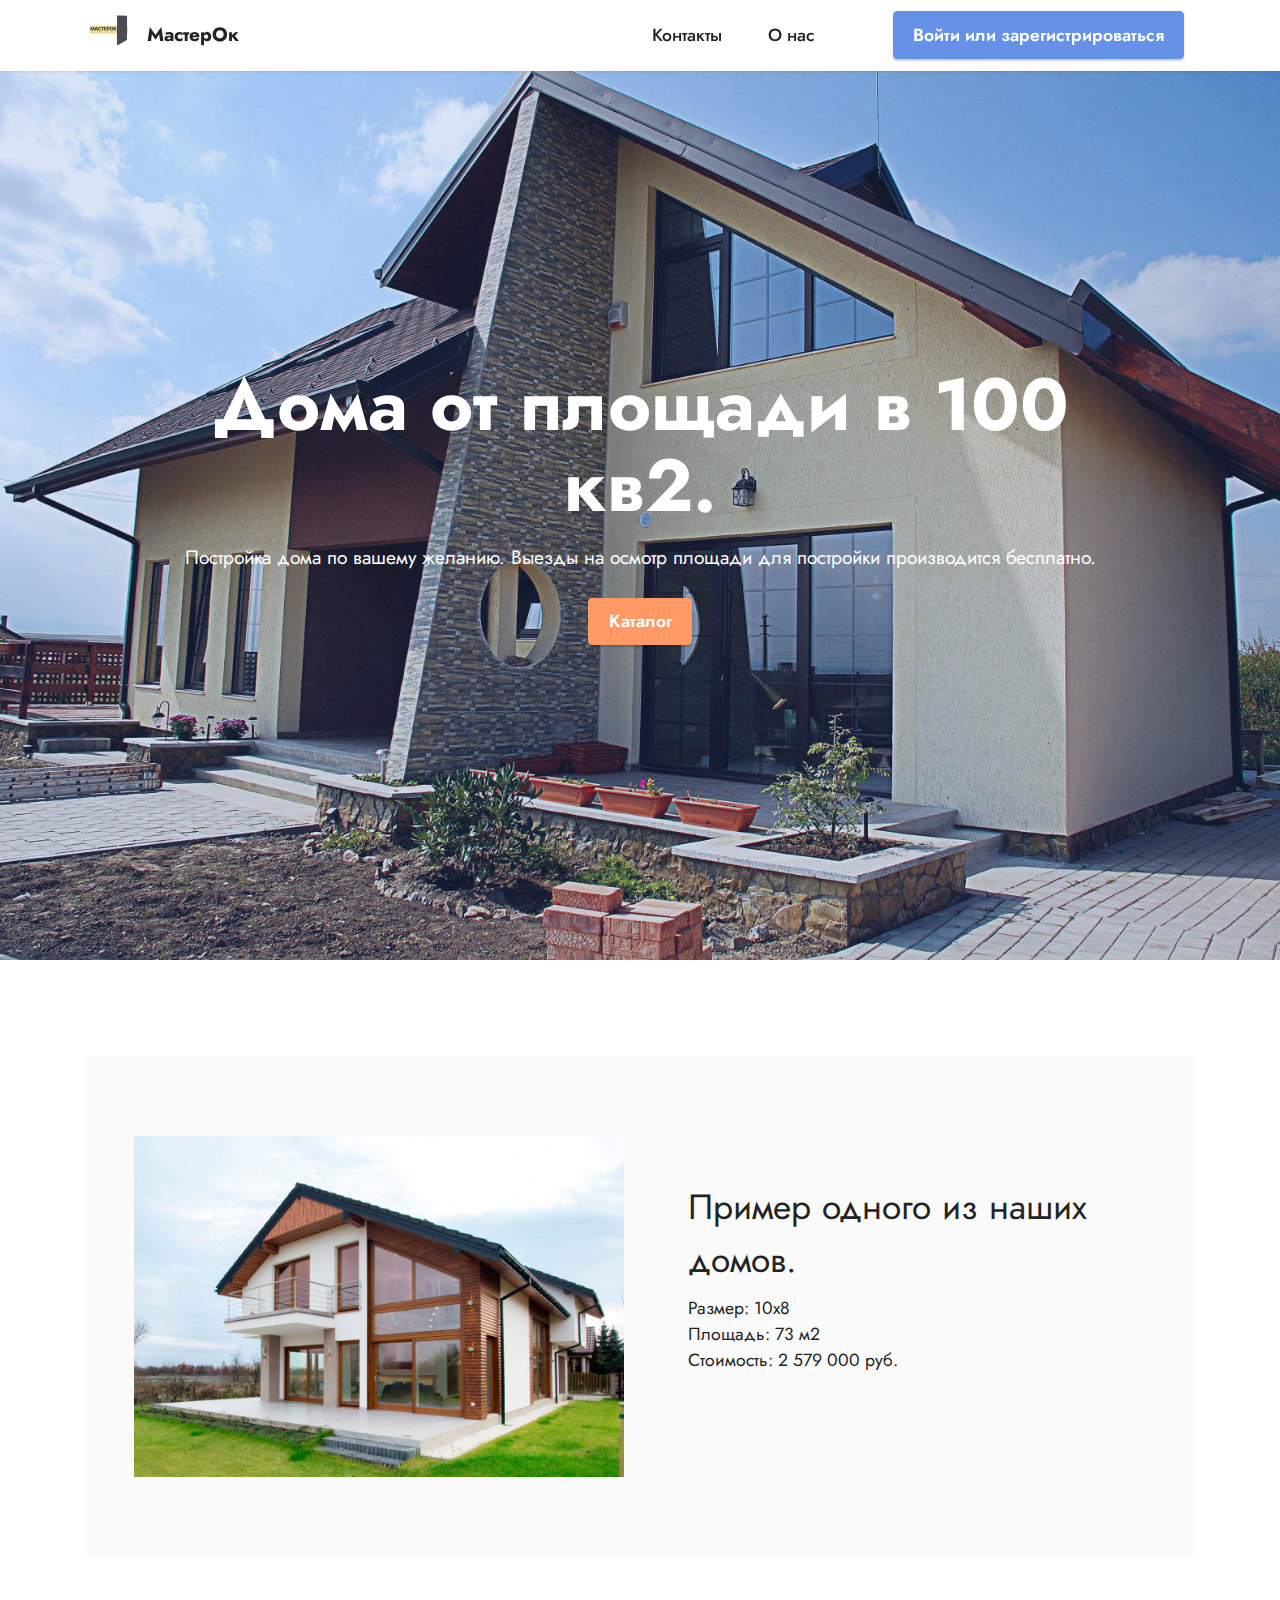
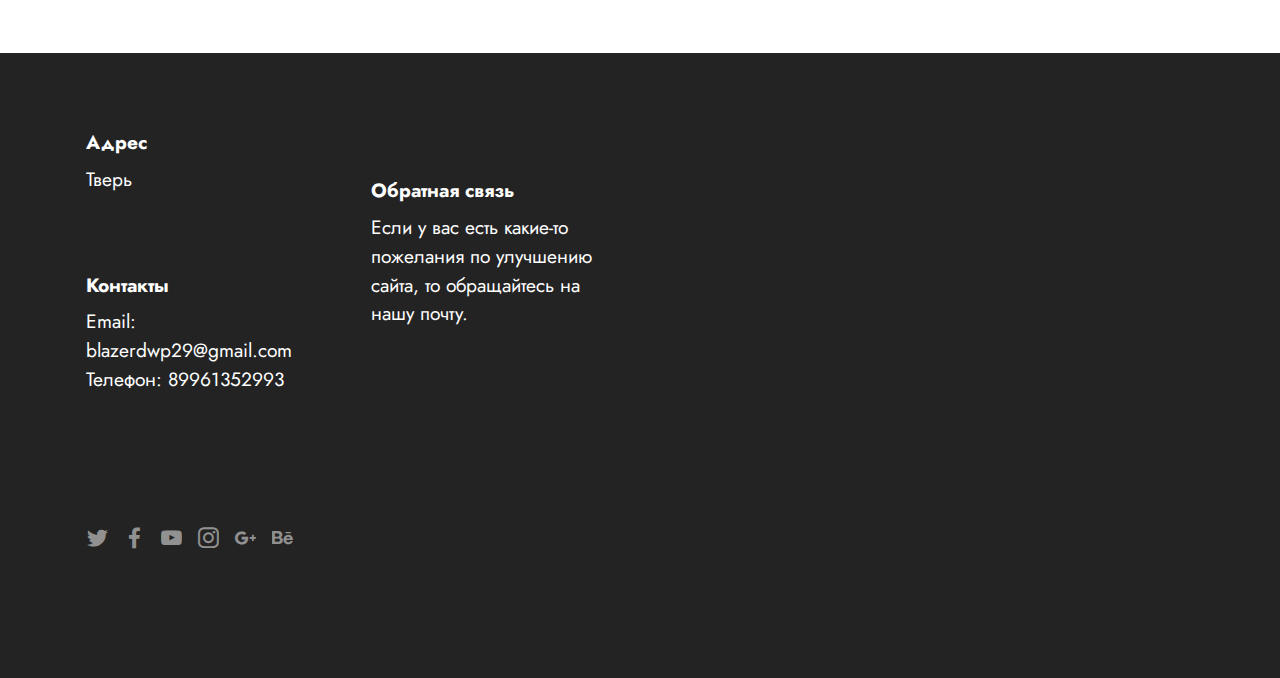
<file: index.html>
<!DOCTYPE html>
<html  >
<head>
  <!-- Site made with Mobirise Website Builder v5.4.0, https://mobirise.com -->
  <meta charset="UTF-8">
  <meta http-equiv="X-UA-Compatible" content="IE=edge">
  <meta name="generator" content="Mobirise v5.4.0, mobirise.com">
  <meta name="viewport" content="width=device-width, initial-scale=1, minimum-scale=1">
  <link rel="shortcut icon" href="assets/images/img-355-96x96.png" type="image/x-icon">
  <meta name="description" content="">
  
  
  <title>Home</title>
  <link rel="stylesheet" href="assets/bootstrap/css/bootstrap.min.css">
  <link rel="stylesheet" href="assets/bootstrap/css/bootstrap-grid.min.css">
  <link rel="stylesheet" href="assets/bootstrap/css/bootstrap-reboot.min.css">
  <link rel="stylesheet" href="assets/dropdown/css/style.css">
  <link rel="stylesheet" href="assets/socicon/css/styles.css">
  <link rel="stylesheet" href="assets/theme/css/style.css">
  <link rel="preload" href="https://fonts.googleapis.com/css?family=Jost:100,200,300,400,500,600,700,800,900,100i,200i,300i,400i,500i,600i,700i,800i,900i&display=swap" as="style" onload="this.onload=null;this.rel='stylesheet'">
  <noscript><link rel="stylesheet" href="https://fonts.googleapis.com/css?family=Jost:100,200,300,400,500,600,700,800,900,100i,200i,300i,400i,500i,600i,700i,800i,900i&display=swap"></noscript>
  <link rel="preload" as="style" href="assets/mobirise/css/mbr-additional.css"><link rel="stylesheet" href="assets/mobirise/css/mbr-additional.css" type="text/css">
  
  
  
  
</head>
<body>
  
  <section data-bs-version="5" class="menu menu2 cid-txUPVzs20Y" once="menu" id="menu2-r">
    
    <nav class="navbar navbar-dropdown navbar-fixed-top navbar-expand-lg">
        <div class="container">
            <div class="navbar-brand">
                <span class="navbar-logo">
                    <a href="https://mobiri.se">
                        <img src="assets/images/img-355-96x96.png" alt="Mobirise" style="height: 3rem;">
                    </a>
                </span>
                <span class="navbar-caption-wrap"><a class="navbar-caption text-black text-primary display-7" href="index.html#top">МастерОк</a></span>
            </div>
            <button class="navbar-toggler" type="button" data-toggle="collapse" data-bs-toggle="collapse" data-target="#navbarSupportedContent" data-bs-target="#navbarSupportedContent" aria-controls="navbarNavAltMarkup" aria-expanded="false" aria-label="Toggle navigation">
                <div class="hamburger">
                    <span></span>
                    <span></span>
                    <span></span>
                    <span></span>
                </div>
            </button>
            <div class="collapse navbar-collapse" id="navbarSupportedContent">
                <ul class="navbar-nav nav-dropdown" data-app-modern-menu="true"><li class="nav-item"><a class="nav-link link text-black text-primary display-4" href="index.html#footer6-12">Контакты</a></li>
                    <li class="nav-item"><a class="nav-link link text-black text-primary display-4" href="page1.html#top">О нас</a></li>
                    <li class="nav-item"><a class="nav-link link text-black display-4" href="https://mobiri.se"></a>
                    </li></ul>
                
                <div class="navbar-buttons mbr-section-btn"><a class="btn btn-primary display-4" href="page3.html#top">Войти или зарегистрироваться</a></div>
            </div>
        </div>
    </nav>
</section>

<section data-bs-version="5" class="header6 cid-txUPWM2EvM mbr-fullscreen" id="header6-s">

    

    <div class="mbr-overlay" style="opacity: 0.2; background-color: rgb(68, 121, 217);"></div>

    <div class="align-center container">
        <div class="row justify-content-center">
            <div class="col-12 col-lg-10">
                <h1 class="mbr-section-title mbr-fonts-style mbr-white mb-3 display-1"><strong>Дома от площади в 100 кв2.</strong></h1>
                
                <p class="mbr-text mbr-white mbr-fonts-style display-7">Постройка дома по вашему желанию. Выезды на осмотр площади для постройки производится бесплатно.</p>
                <div class="mbr-section-btn mt-3"><a class="btn btn-danger display-4" href="page2.html#top">Каталог</a></div>
            </div>
        </div>
    </div>
</section>

<section data-bs-version="5" class="features16 cid-txUQ0NF3Ot" id="features17-t">
    

    
    <div class="container">
        <div class="content-wrapper">
            <div class="row align-items-center">
                <div class="col-12 col-lg-6">
                    <div class="image-wrapper">
                        <img src="assets/images/95ee8e1e4d78b50d5b517d748e9054db-1160x808.jpg" alt="Mobirise">
                    </div>
                </div>
                <div class="col-12 col-lg">
                    <div class="text-wrapper">
                        <h6 class="card-title mbr-fonts-style display-5">Пример одного из наших домов.</h6>
                        <p class="mbr-text mbr-fonts-style mb-4 display-4">Размер: 10х8<br>Площадь: 73 м2<br>Стоимость: 2 579 000 руб.<br><br></p>
                        
                    </div>
                </div>
            </div>
        </div>
    </div>
</section>

<section data-bs-version="5" class="footer6 cid-ty6xoBOrSQ" once="footers" id="footer6-12">

    

    

    <div class="container">
        <div class="row content mbr-white">
            <div class="col-12 col-md-3 mbr-fonts-style display-7">
                <h5 class="mbr-section-subtitle mbr-fonts-style mb-2 display-7">
                    <strong>Адрес</strong></h5>
                <p class="mbr-text mbr-fonts-style display-7">Тверь</p> <br>
                <h5 class="mbr-section-subtitle mbr-fonts-style mb-2 mt-4 display-7">
                    <strong>Контакты</strong></h5>
                <p class="mbr-text mbr-fonts-style mb-4 display-7">
                    Email: blazerdwp29@gmail.com<br>Телефон: 89961352993<br><br></p>
            </div>
            <div class="col-12 col-md-3 mbr-fonts-style display-7">
                <h5 class="mbr-section-subtitle mbr-fonts-style mb-2 display-7"></h5>
                <ul class="list mbr-fonts-style mb-4 display-4"></ul>
                <h5 class="mbr-section-subtitle mbr-fonts-style mb-2 mt-5 display-7">
                    <strong>Обратная связь</strong></h5>
                <p class="mbr-text mbr-fonts-style mb-4 display-7">
                    Если у вас есть какие-то пожелания по улучшению сайта, то обращайтесь на нашу почту.</p>
            </div>
            <div class="col-12 col-md-6">
                <div class="google-map"><iframe frameborder="0" style="border:0" src="https://www.google.com/maps/embed/v1/place?key=AIzaSyDk89J4FSunMF33ruMVWJaJht_Ro0kvoXs&amp;q=Тверь" allowfullscreen=""></iframe></div>
            </div>
            <div class="col-md-6">
                <div class="social-list align-left">
                    <div class="soc-item">
                        <a href="https://twitter.com/mobirise" target="_blank">
                            <span class="socicon-twitter socicon mbr-iconfont mbr-iconfont-social"></span>
                        </a>
                    </div>
                    <div class="soc-item">
                        <a href="https://www.facebook.com/pages/Mobirise/1616226671953247" target="_blank">
                            <span class="socicon-facebook socicon mbr-iconfont mbr-iconfont-social"></span>
                        </a>
                    </div>
                    <div class="soc-item">
                        <a href="https://www.youtube.com/c/mobirise" target="_blank">
                            <span class="socicon-youtube socicon mbr-iconfont mbr-iconfont-social"></span>
                        </a>
                    </div>
                    <div class="soc-item">
                        <a href="https://instagram.com/mobirise" target="_blank">
                            <span class="socicon-instagram socicon mbr-iconfont mbr-iconfont-social"></span>
                        </a>
                    </div>
                    <div class="soc-item">
                        <a href="https://plus.google.com/u/0/+Mobirise" target="_blank">
                            <span class="socicon-googleplus socicon mbr-iconfont mbr-iconfont-social"></span>
                        </a>
                    </div>
                    <div class="soc-item">
                        <a href="https://www.behance.net/Mobirise" target="_blank">
                            <span class="socicon-behance socicon mbr-iconfont mbr-iconfont-social"></span>
                        </a>
                    </div>
                </div>
            </div>
        </div>
        <div class="footer-lower">
            <div class="media-container-row">
                <div class="col-sm-12">
                    <hr>
                </div>
            </div>
            <div class="col-sm-12 copyright pl-0">
                <p class="mbr-text mbr-fonts-style mbr-white display-7"></p>
            </div>
        </div>
    </div>
</section><!--<section style="background-color: #fff; font-family: -apple-system, BlinkMacSystemFont, 'Segoe UI', 'Roboto', 'Helvetica Neue', Arial, sans-serif; color:#aaa; font-size:12px; padding: 0; align-items: center; display: flex;"><a href="https://mobirise.site/d" style="flex: 1 1; height: 3rem; padding-left: 1rem;"></a><p style="flex: 0 0 auto; margin:0; padding-right:1rem;"><a href="https://mobirise.site/q" style="color:#aaa;">This page</a> was made with Mobirise site template</p></section><script src="assets/bootstrap/js/bootstrap.bundle.min.js"></script>  <script src="assets/smoothscroll/smooth-scroll.js"></script>  <script src="assets/ytplayer/index.js"></script>  <script src="assets/dropdown/js/navbar-dropdown.js"></script>  <script src="assets/theme/js/script.js"></script>  -->
  
  
</body>
</html>
</file>
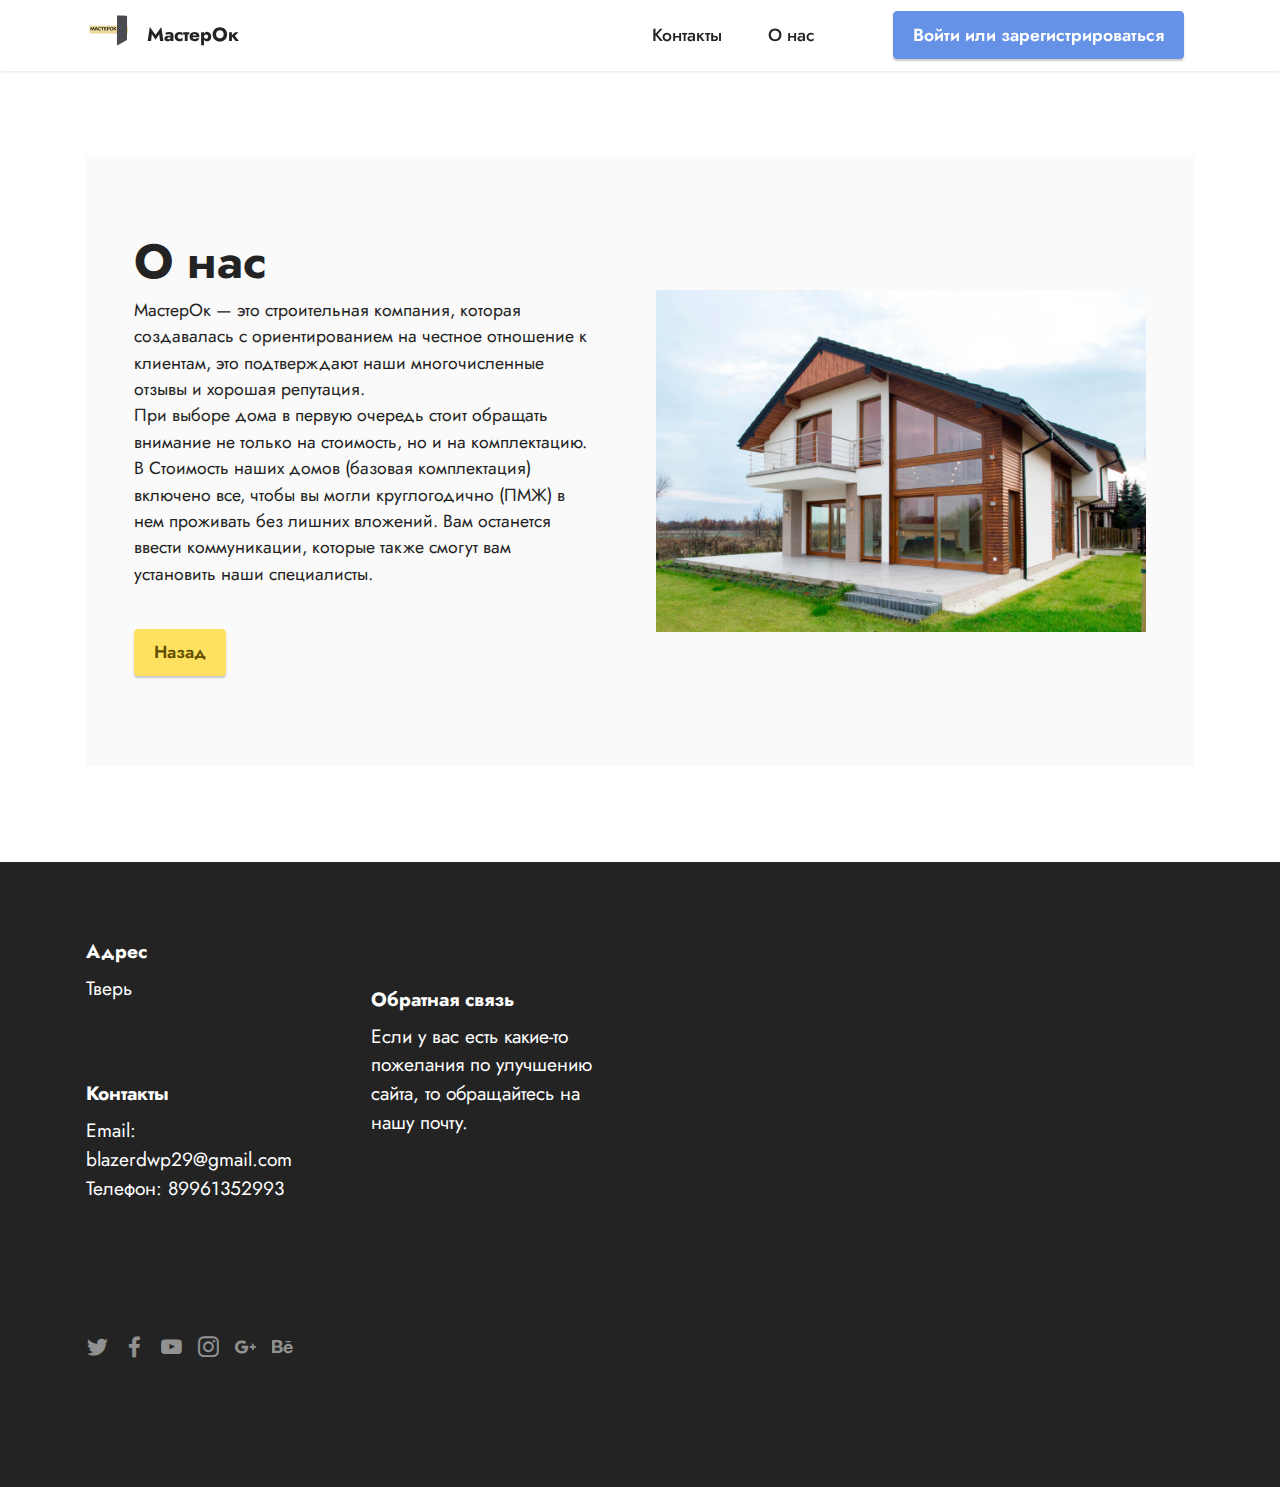
<file: page1.html>
<!DOCTYPE html>
<html  >
<head>
  <!-- Site made with Mobirise Website Builder v5.4.0, https://mobirise.com -->
  <meta charset="UTF-8">
  <meta http-equiv="X-UA-Compatible" content="IE=edge">
  <meta name="generator" content="Mobirise v5.4.0, mobirise.com">
  <meta name="viewport" content="width=device-width, initial-scale=1, minimum-scale=1">
  <link rel="shortcut icon" href="assets/images/img-355-96x96.png" type="image/x-icon">
  <meta name="description" content="">
  
  
  <title>Page 1</title>
  <link rel="stylesheet" href="assets/bootstrap/css/bootstrap.min.css">
  <link rel="stylesheet" href="assets/bootstrap/css/bootstrap-grid.min.css">
  <link rel="stylesheet" href="assets/bootstrap/css/bootstrap-reboot.min.css">
  <link rel="stylesheet" href="assets/dropdown/css/style.css">
  <link rel="stylesheet" href="assets/socicon/css/styles.css">
  <link rel="stylesheet" href="assets/theme/css/style.css">
  <link rel="preload" href="https://fonts.googleapis.com/css?family=Jost:100,200,300,400,500,600,700,800,900,100i,200i,300i,400i,500i,600i,700i,800i,900i&display=swap" as="style" onload="this.onload=null;this.rel='stylesheet'">
  <noscript><link rel="stylesheet" href="https://fonts.googleapis.com/css?family=Jost:100,200,300,400,500,600,700,800,900,100i,200i,300i,400i,500i,600i,700i,800i,900i&display=swap"></noscript>
  <link rel="preload" as="style" href="assets/mobirise/css/mbr-additional.css"><link rel="stylesheet" href="assets/mobirise/css/mbr-additional.css" type="text/css">
  
  
  
  
</head>
<body>
  
  <section data-bs-version="5" class="menu menu2 cid-txUPVzs20Y" once="menu" id="menu2-v">
    
    <nav class="navbar navbar-dropdown navbar-fixed-top navbar-expand-lg">
        <div class="container">
            <div class="navbar-brand">
                <span class="navbar-logo">
                    <a href="https://mobiri.se">
                        <img src="assets/images/img-355-96x96.png" alt="Mobirise" style="height: 3rem;">
                    </a>
                </span>
                <span class="navbar-caption-wrap"><a class="navbar-caption text-black text-primary display-7" href="index.html#top">МастерОк</a></span>
            </div>
            <button class="navbar-toggler" type="button" data-toggle="collapse" data-bs-toggle="collapse" data-target="#navbarSupportedContent" data-bs-target="#navbarSupportedContent" aria-controls="navbarNavAltMarkup" aria-expanded="false" aria-label="Toggle navigation">
                <div class="hamburger">
                    <span></span>
                    <span></span>
                    <span></span>
                    <span></span>
                </div>
            </button>
            <div class="collapse navbar-collapse" id="navbarSupportedContent">
                <ul class="navbar-nav nav-dropdown" data-app-modern-menu="true"><li class="nav-item"><a class="nav-link link text-black text-primary display-4" href="index.html#footer6-12">Контакты</a></li>
                    <li class="nav-item"><a class="nav-link link text-black text-primary display-4" href="page1.html#top">О нас</a></li>
                    <li class="nav-item"><a class="nav-link link text-black display-4" href="https://mobiri.se"></a>
                    </li></ul>
                
                <div class="navbar-buttons mbr-section-btn"><a class="btn btn-primary display-4" href="page3.html#top">Войти или зарегистрироваться</a></div>
            </div>
        </div>
    </nav>
</section>

<section data-bs-version="5" class="features15 cid-ty6wIh9VxC" id="features16-z">

    

    
    <div class="container">
        <div class="content-wrapper">
            <div class="row align-items-center">
                <div class="col-12 col-lg">
                    <div class="text-wrapper">
                        <h6 class="card-title mbr-fonts-style display-2">
                            <strong>О нас</strong></h6>
                        <p class="mbr-text mbr-fonts-style mb-4 display-4">МастерОк — это строительная компания, которая создавалась с ориентированием на честное отношение к клиентам, это подтверждают наши многочисленные отзывы и хорошая репутация.<br>При выборе дома в первую очередь стоит обращать внимание не только на стоимость, но и на комплектацию. В Стоимость наших домов (базовая комплектация) включено все, чтобы вы могли круглогодично (ПМЖ) в нем проживать без лишних вложений. Вам останется ввести коммуникации, которые также смогут вам установить наши специалисты.<br></p>
                        <div class="mbr-section-btn mt-3"><a class="btn btn-warning display-4" href="index.html#top">Назад</a></div>
                    </div>
                </div>
                <div class="col-12 col-lg-6">
                    <div class="image-wrapper">
                        <img src="assets/images/95ee8e1e4d78b50d5b517d748e9054db-1160x808.jpg" alt="Mobirise">
                    </div>
                </div>
            </div>
        </div>
    </div>
</section>

<section data-bs-version="5" class="footer6 cid-ty6xoBOrSQ" once="footers" id="footer6-12">

    

    

    <div class="container">
        <div class="row content mbr-white">
            <div class="col-12 col-md-3 mbr-fonts-style display-7">
                <h5 class="mbr-section-subtitle mbr-fonts-style mb-2 display-7">
                    <strong>Адрес</strong></h5>
                <p class="mbr-text mbr-fonts-style display-7">Тверь</p> <br>
                <h5 class="mbr-section-subtitle mbr-fonts-style mb-2 mt-4 display-7">
                    <strong>Контакты</strong></h5>
                <p class="mbr-text mbr-fonts-style mb-4 display-7">
                    Email: blazerdwp29@gmail.com<br>Телефон: 89961352993<br><br></p>
            </div>
            <div class="col-12 col-md-3 mbr-fonts-style display-7">
                <h5 class="mbr-section-subtitle mbr-fonts-style mb-2 display-7"></h5>
                <ul class="list mbr-fonts-style mb-4 display-4"></ul>
                <h5 class="mbr-section-subtitle mbr-fonts-style mb-2 mt-5 display-7">
                    <strong>Обратная связь</strong></h5>
                <p class="mbr-text mbr-fonts-style mb-4 display-7">
                    Если у вас есть какие-то пожелания по улучшению сайта, то обращайтесь на нашу почту.</p>
            </div>
            <div class="col-12 col-md-6">
                <div class="google-map"><iframe frameborder="0" style="border:0" src="https://www.google.com/maps/embed/v1/place?key=AIzaSyDk89J4FSunMF33ruMVWJaJht_Ro0kvoXs&amp;q=Тверь" allowfullscreen=""></iframe></div>
            </div>
            <div class="col-md-6">
                <div class="social-list align-left">
                    <div class="soc-item">
                        <a href="https://twitter.com/mobirise" target="_blank">
                            <span class="socicon-twitter socicon mbr-iconfont mbr-iconfont-social"></span>
                        </a>
                    </div>
                    <div class="soc-item">
                        <a href="https://www.facebook.com/pages/Mobirise/1616226671953247" target="_blank">
                            <span class="socicon-facebook socicon mbr-iconfont mbr-iconfont-social"></span>
                        </a>
                    </div>
                    <div class="soc-item">
                        <a href="https://www.youtube.com/c/mobirise" target="_blank">
                            <span class="socicon-youtube socicon mbr-iconfont mbr-iconfont-social"></span>
                        </a>
                    </div>
                    <div class="soc-item">
                        <a href="https://instagram.com/mobirise" target="_blank">
                            <span class="socicon-instagram socicon mbr-iconfont mbr-iconfont-social"></span>
                        </a>
                    </div>
                    <div class="soc-item">
                        <a href="https://plus.google.com/u/0/+Mobirise" target="_blank">
                            <span class="socicon-googleplus socicon mbr-iconfont mbr-iconfont-social"></span>
                        </a>
                    </div>
                    <div class="soc-item">
                        <a href="https://www.behance.net/Mobirise" target="_blank">
                            <span class="socicon-behance socicon mbr-iconfont mbr-iconfont-social"></span>
                        </a>
                    </div>
                </div>
            </div>
        </div>
        <div class="footer-lower">
            <div class="media-container-row">
                <div class="col-sm-12">
                    <hr>
                </div>
            </div>
            <div class="col-sm-12 copyright pl-0">
                <p class="mbr-text mbr-fonts-style mbr-white display-7"></p>
            </div>
        </div>
    </div>
</section><!--<section style="background-color: #fff; font-family: -apple-system, BlinkMacSystemFont, 'Segoe UI', 'Roboto', 'Helvetica Neue', Arial, sans-serif; color:#aaa; font-size:12px; padding: 0; align-items: center; display: flex;"><a href="https://mobirise.site/a" style="flex: 1 1; height: 3rem; padding-left: 1rem;"></a><p style="flex: 0 0 auto; margin:0; padding-right:1rem;">Created with Mobirise - <a href="https://mobirise.site/l" style="color:#aaa;">Find more</a></p></section><script src="assets/bootstrap/js/bootstrap.bundle.min.js"></script>  <script src="assets/smoothscroll/smooth-scroll.js"></script>  <script src="assets/ytplayer/index.js"></script>  <script src="assets/dropdown/js/navbar-dropdown.js"></script>  <script src="assets/theme/js/script.js"></script>  --!>
  
  
</body>
</html>
</file>
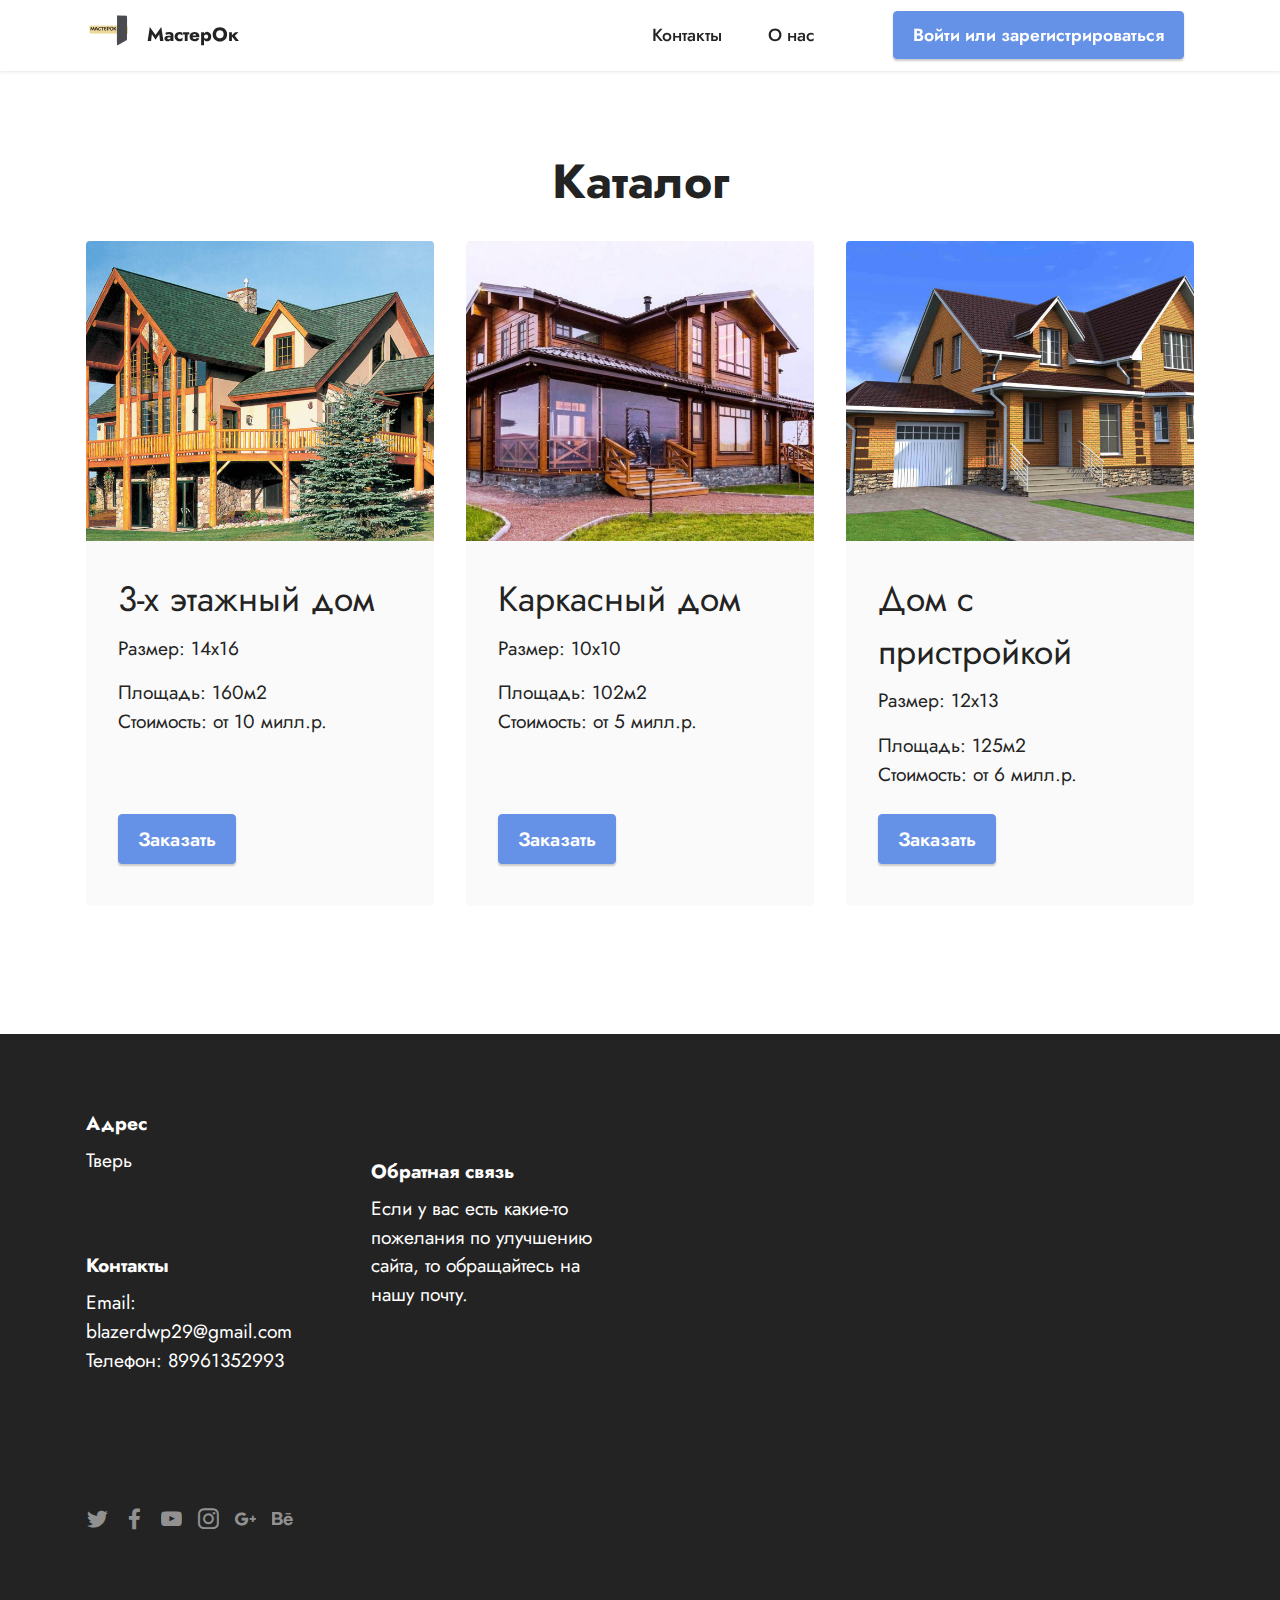
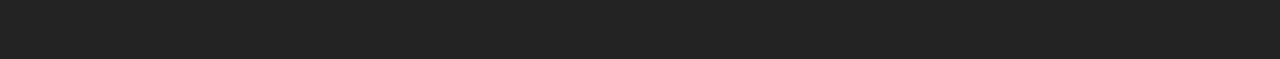
<file: page2.html>
<!DOCTYPE html>
<html  >
<head>
  <!-- Site made with Mobirise Website Builder v5.4.0, https://mobirise.com -->
  <meta charset="UTF-8">
  <meta http-equiv="X-UA-Compatible" content="IE=edge">
  <meta name="generator" content="Mobirise v5.4.0, mobirise.com">
  <meta name="viewport" content="width=device-width, initial-scale=1, minimum-scale=1">
  <link rel="shortcut icon" href="assets/images/img-355-96x96.png" type="image/x-icon">
  <meta name="description" content="">
  
  
  <title>Page 2</title>
  <link rel="stylesheet" href="assets/bootstrap/css/bootstrap.min.css">
  <link rel="stylesheet" href="assets/bootstrap/css/bootstrap-grid.min.css">
  <link rel="stylesheet" href="assets/bootstrap/css/bootstrap-reboot.min.css">
  <link rel="stylesheet" href="assets/dropdown/css/style.css">
  <link rel="stylesheet" href="assets/socicon/css/styles.css">
  <link rel="stylesheet" href="assets/theme/css/style.css">
  <link rel="preload" href="https://fonts.googleapis.com/css?family=Jost:100,200,300,400,500,600,700,800,900,100i,200i,300i,400i,500i,600i,700i,800i,900i&display=swap" as="style" onload="this.onload=null;this.rel='stylesheet'">
  <noscript><link rel="stylesheet" href="https://fonts.googleapis.com/css?family=Jost:100,200,300,400,500,600,700,800,900,100i,200i,300i,400i,500i,600i,700i,800i,900i&display=swap"></noscript>
  <link rel="preload" as="style" href="assets/mobirise/css/mbr-additional.css"><link rel="stylesheet" href="assets/mobirise/css/mbr-additional.css" type="text/css">
  
  
  
  
</head>
<body>
  
  <section data-bs-version="5" class="menu menu2 cid-ty6wnFOv1y" once="menu" id="menu2-x">
    
    <nav class="navbar navbar-dropdown navbar-fixed-top navbar-expand-lg">
        <div class="container">
            <div class="navbar-brand">
                <span class="navbar-logo">
                    <a href="https://mobiri.se">
                        <img src="assets/images/img-355-96x96.png" alt="Mobirise" style="height: 3rem;">
                    </a>
                </span>
                <span class="navbar-caption-wrap"><a class="navbar-caption text-black text-primary display-7" href="index.html#top">МастерОк</a></span>
            </div>
            <button class="navbar-toggler" type="button" data-toggle="collapse" data-bs-toggle="collapse" data-target="#navbarSupportedContent" data-bs-target="#navbarSupportedContent" aria-controls="navbarNavAltMarkup" aria-expanded="false" aria-label="Toggle navigation">
                <div class="hamburger">
                    <span></span>
                    <span></span>
                    <span></span>
                    <span></span>
                </div>
            </button>
            <div class="collapse navbar-collapse" id="navbarSupportedContent">
                <ul class="navbar-nav nav-dropdown" data-app-modern-menu="true"><li class="nav-item"><a class="nav-link link text-black text-primary display-4" href="index.html#footer6-12">Контакты</a></li>
                    <li class="nav-item"><a class="nav-link link text-black text-primary display-4" href="page1.html#top">О нас</a></li>
                    <li class="nav-item"><a class="nav-link link text-black display-4" href="https://mobiri.se"></a>
                    </li></ul>
                
                <div class="navbar-buttons mbr-section-btn"><a class="btn btn-primary display-4" href="page3.html#top">Войти или зарегистрироваться</a></div>
            </div>
        </div>
    </nav>
</section>

<section data-bs-version="5" class="content2 cid-ty6yibtbXv" id="content2-13">
    
    
    <div class="container">
        <div class="mbr-section-head">
            <h4 class="mbr-section-title mbr-fonts-style align-center mb-0 display-2"><strong>Каталог</strong></h4>
            <h5 class="mbr-section-subtitle mbr-fonts-style align-center mb-0 mt-2 display-5"></h5>
        </div>
        <div class="row mt-4">
            <div class="item features-image сol-12 col-md-6 col-lg-4">
                <div class="item-wrapper">
                    <div class="item-img">
                        <img src="assets/images/stroim-dom1-815x564.jpg" alt="" title="">
                    </div>
                    <div class="item-content">
                        <h5 class="item-title mbr-fonts-style display-5">3-х этажный дом</h5>
                        <h6 class="item-subtitle mbr-fonts-style mt-1 display-7">Размер: 14х16</h6>
                        <p class="mbr-text mbr-fonts-style mt-3 display-7">Площадь: 160м2<br>Стоимость: от 10 милл.р.</p>
                    </div>
                    <div class="mbr-section-btn item-footer mt-2"><a href="" class="btn item-btn btn-primary display-7" target="_blank">Заказать</a></div>
                </div>
            </div>
            <div class="item features-image сol-12 col-md-6 col-lg-4">
                <div class="item-wrapper">
                    <div class="item-img">
                        <img src="assets/images/sa-3-815x543.jpg" alt="" title="">
                    </div>
                    <div class="item-content">
                        <h5 class="item-title mbr-fonts-style display-5">Каркасный дом</h5>
                        <h6 class="item-subtitle mbr-fonts-style mt-1 display-7">Размер: 10х10</h6>
                        <p class="mbr-text mbr-fonts-style mt-3 display-7">Площадь: 102м2<br>Стоимость: от 5 милл.р.<br>
                        </p>
                    </div>
                    <div class="mbr-section-btn item-footer mt-2"><a href="" class="btn btn-primary item-btn display-7" target="_blank">Заказать</a></div>
                </div>
            </div>
            <div class="item features-image сol-12 col-md-6 col-lg-4">
                <div class="item-wrapper">
                    <div class="item-img">
                        <img src="assets/images/c99a3d3459a79914e7f0a6b78bbd8caf-815x543.jpg" alt="" title="">
                    </div>
                    <div class="item-content">
                        <h5 class="item-title mbr-fonts-style display-5">Дом с пристройкой</h5>
                        <h6 class="item-subtitle mbr-fonts-style mt-1 display-7">Размер: 12х13</h6>
                        <p class="mbr-text mbr-fonts-style mt-3 display-7">Площадь: 125м2<br>Стоимость: от 6 милл.р.<br></p>
                    </div>
                    <div class="mbr-section-btn item-footer mt-2"><a href="" class="btn btn-primary item-btn display-7" target="_blank">Заказать</a></div>
                </div>
            </div>

        </div>
    </div>
</section>

<section data-bs-version="5" class="footer6 cid-ty6xoBOrSQ" once="footers" id="footer6-12">

    

    

    <div class="container">
        <div class="row content mbr-white">
            <div class="col-12 col-md-3 mbr-fonts-style display-7">
                <h5 class="mbr-section-subtitle mbr-fonts-style mb-2 display-7">
                    <strong>Адрес</strong></h5>
                <p class="mbr-text mbr-fonts-style display-7">Тверь</p> <br>
                <h5 class="mbr-section-subtitle mbr-fonts-style mb-2 mt-4 display-7">
                    <strong>Контакты</strong></h5>
                <p class="mbr-text mbr-fonts-style mb-4 display-7">
                    Email: blazerdwp29@gmail.com<br>Телефон: 89961352993<br><br></p>
            </div>
            <div class="col-12 col-md-3 mbr-fonts-style display-7">
                <h5 class="mbr-section-subtitle mbr-fonts-style mb-2 display-7"></h5>
                <ul class="list mbr-fonts-style mb-4 display-4"></ul>
                <h5 class="mbr-section-subtitle mbr-fonts-style mb-2 mt-5 display-7">
                    <strong>Обратная связь</strong></h5>
                <p class="mbr-text mbr-fonts-style mb-4 display-7">
                    Если у вас есть какие-то пожелания по улучшению сайта, то обращайтесь на нашу почту.</p>
            </div>
            <div class="col-12 col-md-6">
                <div class="google-map"><iframe frameborder="0" style="border:0" src="https://www.google.com/maps/embed/v1/place?key=AIzaSyDk89J4FSunMF33ruMVWJaJht_Ro0kvoXs&amp;q=Тверь" allowfullscreen=""></iframe></div>
            </div>
            <div class="col-md-6">
                <div class="social-list align-left">
                    <div class="soc-item">
                        <a href="https://twitter.com/mobirise" target="_blank">
                            <span class="socicon-twitter socicon mbr-iconfont mbr-iconfont-social"></span>
                        </a>
                    </div>
                    <div class="soc-item">
                        <a href="https://www.facebook.com/pages/Mobirise/1616226671953247" target="_blank">
                            <span class="socicon-facebook socicon mbr-iconfont mbr-iconfont-social"></span>
                        </a>
                    </div>
                    <div class="soc-item">
                        <a href="https://www.youtube.com/c/mobirise" target="_blank">
                            <span class="socicon-youtube socicon mbr-iconfont mbr-iconfont-social"></span>
                        </a>
                    </div>
                    <div class="soc-item">
                        <a href="https://instagram.com/mobirise" target="_blank">
                            <span class="socicon-instagram socicon mbr-iconfont mbr-iconfont-social"></span>
                        </a>
                    </div>
                    <div class="soc-item">
                        <a href="https://plus.google.com/u/0/+Mobirise" target="_blank">
                            <span class="socicon-googleplus socicon mbr-iconfont mbr-iconfont-social"></span>
                        </a>
                    </div>
                    <div class="soc-item">
                        <a href="https://www.behance.net/Mobirise" target="_blank">
                            <span class="socicon-behance socicon mbr-iconfont mbr-iconfont-social"></span>
                        </a>
                    </div>
                </div>
            </div>
        </div>
        <div class="footer-lower">
            <div class="media-container-row">
                <div class="col-sm-12">
                    <hr>
                </div>
            </div>
            <div class="col-sm-12 copyright pl-0">
                <p class="mbr-text mbr-fonts-style mbr-white display-7"></p>
            </div>
        </div>
    </div>
</section><!--<section style="background-color: #fff; font-family: -apple-system, BlinkMacSystemFont, 'Segoe UI', 'Roboto', 'Helvetica Neue', Arial, sans-serif; color:#aaa; font-size:12px; padding: 0; align-items: center; display: flex;"><a href="https://mobirise.site/i" style="flex: 1 1; height: 3rem; padding-left: 1rem;"></a><p style="flex: 0 0 auto; margin:0; padding-right:1rem;"><a href="https://mobirise.site/s" style="color:#aaa;">web page</a> was started with Mobirise web template</p></section><script src="assets/bootstrap/js/bootstrap.bundle.min.js"></script>  <script src="assets/smoothscroll/smooth-scroll.js"></script>  <script src="assets/ytplayer/index.js"></script>  <script src="assets/dropdown/js/navbar-dropdown.js"></script>  <script src="assets/theme/js/script.js"></script>  --!>
  
  
</body>
</html>
</file>
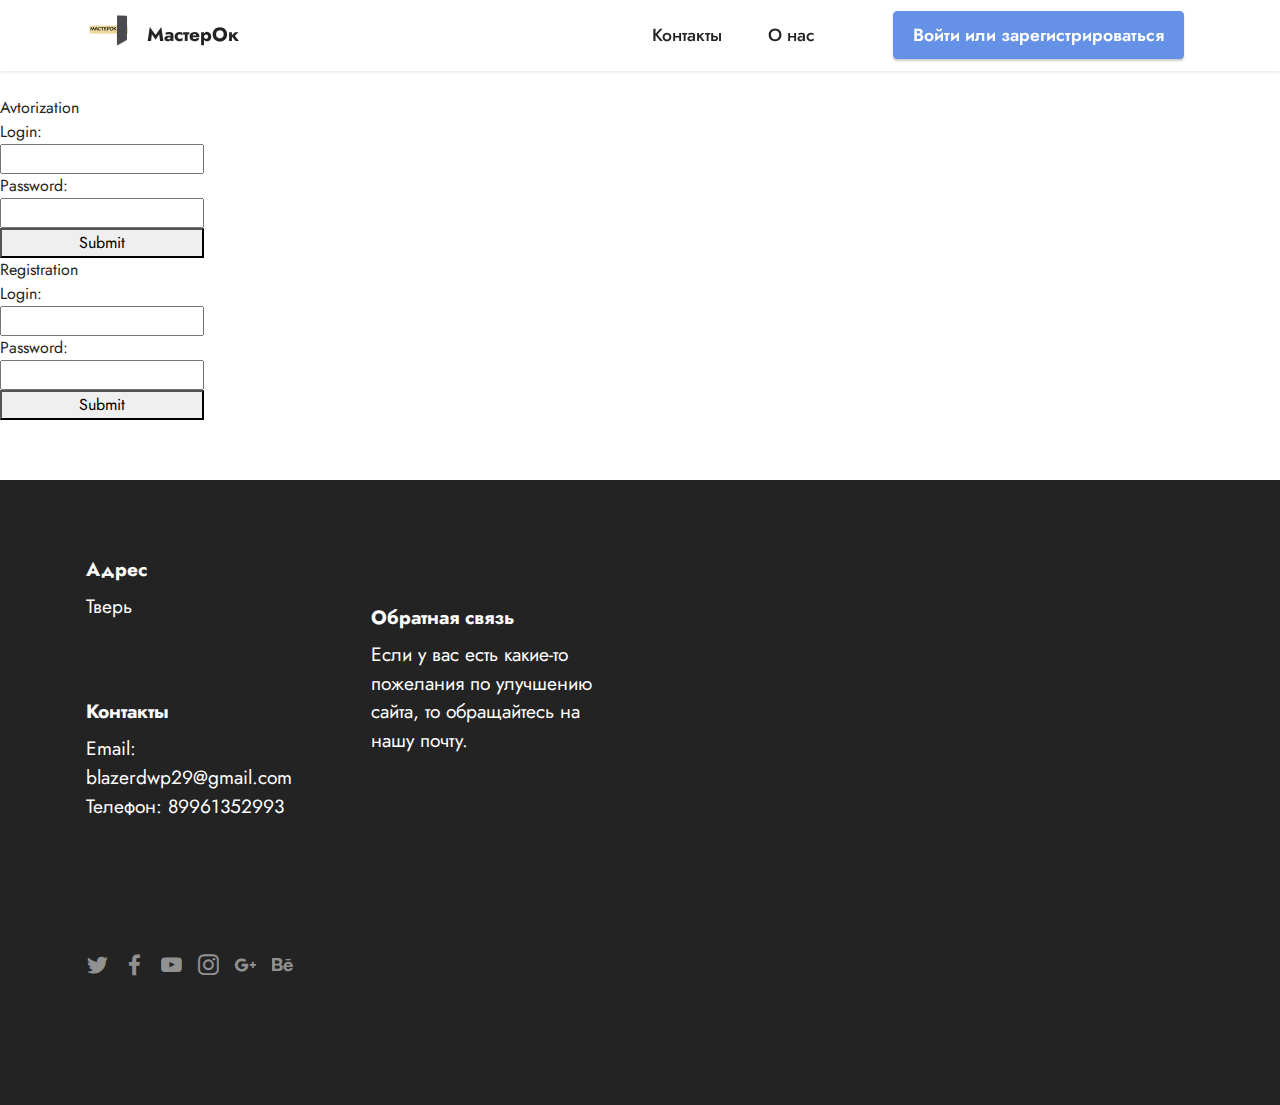
<file: page3.html>
<!DOCTYPE html>
<html  >
<head>
</br>
</br>
</br>
</br>
<head>
        <meta charset="UTF-8">
        <title>����� ����������� � �����������</title>
    </head>
    <body>
        <form style="display: inline-grid;" action="authorization.php" method="post">
            Avtorization<br>
            Login: <input name="login" type="text">
            Password: <input name="password" type="password">
            <input type="submit"
        </form>
        <form style="display: inline-grid; margin-left: 30px;" action="registration.php" method="post">
            Registration <br>
            Login: <input name="login" type="text">
            Password: <input name="password" type="password">
            <input type="submit">
        </form>
    </body>
  <!-- Site made with Mobirise Website Builder v5.4.0, https://mobirise.com -->
  <meta charset="UTF-8">
  <meta http-equiv="X-UA-Compatible" content="IE=edge">
  <meta name="generator" content="Mobirise v5.4.0, mobirise.com">
  <meta name="viewport" content="width=device-width, initial-scale=1, minimum-scale=1">
  <link rel="shortcut icon" href="assets/images/img-355-96x96.png" type="image/x-icon">
  <meta name="description" content="">
  
  
  <title>Page 3</title>
  <link rel="stylesheet" href="assets/bootstrap/css/bootstrap.min.css">
  <link rel="stylesheet" href="assets/bootstrap/css/bootstrap-grid.min.css">
  <link rel="stylesheet" href="assets/bootstrap/css/bootstrap-reboot.min.css">
  <link rel="stylesheet" href="assets/dropdown/css/style.css">
  <link rel="stylesheet" href="assets/socicon/css/styles.css">
  <link rel="stylesheet" href="assets/theme/css/style.css">
  <link rel="preload" href="https://fonts.googleapis.com/css?family=Jost:100,200,300,400,500,600,700,800,900,100i,200i,300i,400i,500i,600i,700i,800i,900i&display=swap" as="style" onload="this.onload=null;this.rel='stylesheet'">
  <noscript><link rel="stylesheet" href="https://fonts.googleapis.com/css?family=Jost:100,200,300,400,500,600,700,800,900,100i,200i,300i,400i,500i,600i,700i,800i,900i&display=swap"></noscript>
  <link rel="preload" as="style" href="assets/mobirise/css/mbr-additional.css"><link rel="stylesheet" href="assets/mobirise/css/mbr-additional.css" type="text/css">
  
  
  
  
</head>
<body>
  
  <section data-bs-version="5" class="menu menu2 cid-txUPVzs20Y" once="menu" id="menu2-14">
    
    <nav class="navbar navbar-dropdown navbar-fixed-top navbar-expand-lg">
        <div class="container">
            <div class="navbar-brand">
                <span class="navbar-logo">
                    <a href="https://mobiri.se">
                        <img src="assets/images/img-355-96x96.png" alt="Mobirise" style="height: 3rem;">
                    </a>
                </span>
                <span class="navbar-caption-wrap"><a class="navbar-caption text-black text-primary display-7" href="index.html#top">МастерОк</a></span>
            </div>
            <button class="navbar-toggler" type="button" data-toggle="collapse" data-bs-toggle="collapse" data-target="#navbarSupportedContent" data-bs-target="#navbarSupportedContent" aria-controls="navbarNavAltMarkup" aria-expanded="false" aria-label="Toggle navigation">
                <div class="hamburger">
                    <span></span>
                    <span></span>
                    <span></span>
                    <span></span>
                </div>
            </button>
            <div class="collapse navbar-collapse" id="navbarSupportedContent">
                <ul class="navbar-nav nav-dropdown" data-app-modern-menu="true"><li class="nav-item"><a class="nav-link link text-black text-primary display-4" href="index.html#footer6-12">Контакты</a></li>
                    <li class="nav-item"><a class="nav-link link text-black text-primary display-4" href="page1.html#top">О нас</a></li>
                    <li class="nav-item"><a class="nav-link link text-black display-4" href="https://mobiri.se"></a>
                    </li></ul>
                
                <div class="navbar-buttons mbr-section-btn"><a class="btn btn-primary display-4" href="page3.html#top">Войти или зарегистрироваться</a></div>
            </div>
        </div>
    </nav>
</section>

<section data-bs-version="5" class="footer6 cid-ty6xoBOrSQ" once="footers" id="footer6-15">

    

    

    <div class="container">
        <div class="row content mbr-white">
            <div class="col-12 col-md-3 mbr-fonts-style display-7">
                <h5 class="mbr-section-subtitle mbr-fonts-style mb-2 display-7">
                    <strong>Адрес</strong></h5>
                <p class="mbr-text mbr-fonts-style display-7">Тверь</p> <br>
                <h5 class="mbr-section-subtitle mbr-fonts-style mb-2 mt-4 display-7">
                    <strong>Контакты</strong></h5>
                <p class="mbr-text mbr-fonts-style mb-4 display-7">
                    Email: blazerdwp29@gmail.com<br>Телефон: 89961352993<br><br></p>
            </div>
            <div class="col-12 col-md-3 mbr-fonts-style display-7">
                <h5 class="mbr-section-subtitle mbr-fonts-style mb-2 display-7"></h5>
                <ul class="list mbr-fonts-style mb-4 display-4"></ul>
                <h5 class="mbr-section-subtitle mbr-fonts-style mb-2 mt-5 display-7">
                    <strong>Обратная связь</strong></h5>
                <p class="mbr-text mbr-fonts-style mb-4 display-7">
                    Если у вас есть какие-то пожелания по улучшению сайта, то обращайтесь на нашу почту.</p>
            </div>
            <div class="col-12 col-md-6">
                <div class="google-map"><iframe frameborder="0" style="border:0" src="https://www.google.com/maps/embed/v1/place?key=AIzaSyDk89J4FSunMF33ruMVWJaJht_Ro0kvoXs&amp;q=Тверь" allowfullscreen=""></iframe></div>
            </div>
            <div class="col-md-6">
                <div class="social-list align-left">
                    <div class="soc-item">
                        <a href="https://twitter.com/mobirise" target="_blank">
                            <span class="socicon-twitter socicon mbr-iconfont mbr-iconfont-social"></span>
                        </a>
                    </div>
                    <div class="soc-item">
                        <a href="https://www.facebook.com/pages/Mobirise/1616226671953247" target="_blank">
                            <span class="socicon-facebook socicon mbr-iconfont mbr-iconfont-social"></span>
                        </a>
                    </div>
                    <div class="soc-item">
                        <a href="https://www.youtube.com/c/mobirise" target="_blank">
                            <span class="socicon-youtube socicon mbr-iconfont mbr-iconfont-social"></span>
                        </a>
                    </div>
                    <div class="soc-item">
                        <a href="https://instagram.com/mobirise" target="_blank">
                            <span class="socicon-instagram socicon mbr-iconfont mbr-iconfont-social"></span>
                        </a>
                    </div>
                    <div class="soc-item">
                        <a href="https://plus.google.com/u/0/+Mobirise" target="_blank">
                            <span class="socicon-googleplus socicon mbr-iconfont mbr-iconfont-social"></span>
                        </a>
                    </div>
                    <div class="soc-item">
                        <a href="https://www.behance.net/Mobirise" target="_blank">
                            <span class="socicon-behance socicon mbr-iconfont mbr-iconfont-social"></span>
                        </a>
                    </div>
                </div>
            </div>
        </div>
        <div class="footer-lower">
            <div class="media-container-row">
                <div class="col-sm-12">
                    <hr>
                </div>
            </div>
            <div class="col-sm-12 copyright pl-0">
                <p class="mbr-text mbr-fonts-style mbr-white display-7"></p>
            </div>
        </div>
    </div>
</section><!--<section style="background-color: #fff; font-family: -apple-system, BlinkMacSystemFont, 'Segoe UI', 'Roboto', 'Helvetica Neue', Arial, sans-serif; color:#aaa; font-size:12px; padding: 0; align-items: center; display: flex;"><a href="https://mobirise.site/s" style="flex: 1 1; height: 3rem; padding-left: 1rem;"></a><p style="flex: 0 0 auto; margin:0; padding-right:1rem;"><a href="https://mobirise.site/c" style="color:#aaa;">This</a> page was created with Mobirise</p></section><script src="assets/bootstrap/js/bootstrap.bundle.min.js"></script>  <script src="assets/smoothscroll/smooth-scroll.js"></script>  <script src="assets/ytplayer/index.js"></script>  <script src="assets/dropdown/js/navbar-dropdown.js"></script>  <script src="assets/theme/js/script.js"></script>  --!>
  
  
</body>
</html>
</file>
<file: assets/dropdown/css/style.css>
.navbar-dropdown {
  left: 0;
  padding: 0;
  position: absolute;
  right: 0;
  top: 0;
  transition: all 0.45s ease;
  z-index: 1030;
  background: #282828; }
  .navbar-dropdown .navbar-logo {
    margin-right: 0.8rem;
    transition: margin 0.3s ease-in-out;
    vertical-align: middle; }
    .navbar-dropdown .navbar-logo img {
      height: 3.125rem;
      transition: all 0.3s ease-in-out; }
    .navbar-dropdown .navbar-logo.mbr-iconfont {
      font-size: 3.125rem;
      line-height: 3.125rem; }
  .navbar-dropdown .navbar-caption {
    font-weight: 700;
    white-space: normal;
    vertical-align: -4px;
    line-height: 3.125rem !important; }
    .navbar-dropdown .navbar-caption, .navbar-dropdown .navbar-caption:hover {
      color: inherit;
      text-decoration: none; }
  .navbar-dropdown .mbr-iconfont + .navbar-caption {
    vertical-align: -1px; }
  .navbar-dropdown.navbar-fixed-top {
    position: fixed; }
  .navbar-dropdown .navbar-brand span {
    vertical-align: -4px; }
  .navbar-dropdown.bg-color.transparent {
    background: none; }
  .navbar-dropdown.navbar-short .navbar-brand {
    padding: 0.625rem 0; }
    .navbar-dropdown.navbar-short .navbar-brand span {
      vertical-align: -1px; }
  .navbar-dropdown.navbar-short .navbar-caption {
    line-height: 2.375rem !important;
    vertical-align: -2px; }
  .navbar-dropdown.navbar-short .navbar-logo {
    margin-right: 0.5rem; }
    .navbar-dropdown.navbar-short .navbar-logo img {
      height: 2.375rem; }
    .navbar-dropdown.navbar-short .navbar-logo.mbr-iconfont {
      font-size: 2.375rem;
      line-height: 2.375rem; }
  .navbar-dropdown.navbar-short .mbr-table-cell {
    height: 3.625rem; }
  .navbar-dropdown .navbar-close {
    left: 0.6875rem;
    position: fixed;
    top: 0.75rem;
    z-index: 1000; }
  .navbar-dropdown .hamburger-icon {
    content: "";
    display: inline-block;
    vertical-align: middle;
    width: 16px;
    -webkit-box-shadow: 0 -6px 0 1px #282828,0 0 0 1px #282828,0 6px 0 1px #282828;
    -moz-box-shadow: 0 -6px 0 1px #282828,0 0 0 1px #282828,0 6px 0 1px #282828;
    box-shadow: 0 -6px 0 1px #282828,0 0 0 1px #282828,0 6px 0 1px #282828; }

.dropdown-menu .dropdown-toggle[data-toggle="dropdown-submenu"]::after {
  border-bottom: 0.35em solid transparent;
  border-left: 0.35em solid;
  border-right: 0;
  border-top: 0.35em solid transparent;
  margin-left: 0.3rem; }

.dropdown-menu .dropdown-item:focus {
  outline: 0; }

.nav-dropdown {
  font-size: 0.75rem;
  font-weight: 500;
  height: auto !important; }
  .nav-dropdown .nav-btn {
    padding-left: 1rem; }
  .nav-dropdown .link {
    margin: .667em 1.667em;
    font-weight: 500;
    padding: 0;
    transition: color .2s ease-in-out; }
    .nav-dropdown .link.dropdown-toggle {
      margin-right: 2.583em; }
      .nav-dropdown .link.dropdown-toggle::after {
        margin-left: .25rem;
        border-top: 0.35em solid;
        border-right: 0.35em solid transparent;
        border-left: 0.35em solid transparent;
        border-bottom: 0; }
      .nav-dropdown .link.dropdown-toggle[aria-expanded="true"] {
        margin: 0;
        padding: 0.667em 3.263em  0.667em 1.667em; }
  .nav-dropdown .link::after,
  .nav-dropdown .dropdown-item::after {
    color: inherit; }
  .nav-dropdown .btn {
    font-size: 0.75rem;
    font-weight: 700;
    letter-spacing: 0;
    margin-bottom: 0;
    padding-left: 1.25rem;
    padding-right: 1.25rem; }
  .nav-dropdown .dropdown-menu {
    border-radius: 0;
    border: 0;
    left: 0;
    margin: 0;
    padding-bottom: 1.25rem;
    padding-top: 1.25rem;
    position: relative; }
  .nav-dropdown .dropdown-submenu {
    margin-left: 0.125rem;
    top: 0; }
  .nav-dropdown .dropdown-item {
    font-weight: 500;
    line-height: 2;
    padding: 0.3846em 4.615em 0.3846em 1.5385em;
    position: relative;
    transition: color .2s ease-in-out, background-color .2s ease-in-out; }
    .nav-dropdown .dropdown-item::after {
      margin-top: -0.3077em;
      position: absolute;
      right: 1.1538em;
      top: 50%; }
    .nav-dropdown .dropdown-item:focus, .nav-dropdown .dropdown-item:hover {
      background: none; }

@media (max-width: 767px) {
  .nav-dropdown.navbar-toggleable-sm {
    bottom: 0;
    display: none;
    left: 0;
    overflow-x: hidden;
    position: fixed;
    top: 0;
    transform: translateX(-100%);
    -ms-transform: translateX(-100%);
    -webkit-transform: translateX(-100%);
    width: 18.75rem;
    z-index: 999; } }
.nav-dropdown.navbar-toggleable-xl {
  bottom: 0;
  display: none;
  left: 0;
  overflow-x: hidden;
  position: fixed;
  top: 0;
  transform: translateX(-100%);
  -ms-transform: translateX(-100%);
  -webkit-transform: translateX(-100%);
  width: 18.75rem;
  z-index: 999; }

.nav-dropdown-sm {
  display: block !important;
  overflow-x: hidden;
  overflow: auto;
  padding-top: 3.875rem; }
  .nav-dropdown-sm::after {
    content: "";
    display: block;
    height: 3rem;
    width: 100%; }
  .nav-dropdown-sm.collapse.in ~ .navbar-close {
    display: block !important; }
  .nav-dropdown-sm.collapsing, .nav-dropdown-sm.collapse.in {
    transform: translateX(0);
    -ms-transform: translateX(0);
    -webkit-transform: translateX(0);
    transition: all 0.25s ease-out;
    -webkit-transition: all 0.25s ease-out;
    background: #282828; }
  .nav-dropdown-sm.collapsing[aria-expanded="false"] {
    transform: translateX(-100%);
    -ms-transform: translateX(-100%);
    -webkit-transform: translateX(-100%); }
  .nav-dropdown-sm .nav-item {
    display: block;
    margin-left: 0 !important;
    padding-left: 0; }
  .nav-dropdown-sm .link,
  .nav-dropdown-sm .dropdown-item {
    border-top: 1px dotted rgba(255, 255, 255, 0.1);
    font-size: 0.8125rem;
    line-height: 1.6;
    margin: 0 !important;
    padding: 0.875rem 2.4rem 0.875rem 1.5625rem !important;
    position: relative;
    white-space: normal; }
    .nav-dropdown-sm .link:focus, .nav-dropdown-sm .link:hover,
    .nav-dropdown-sm .dropdown-item:focus,
    .nav-dropdown-sm .dropdown-item:hover {
      background: rgba(0, 0, 0, 0.2) !important;
      color: #c0a375; }
  .nav-dropdown-sm .nav-btn {
    position: relative;
    padding: 1.5625rem 1.5625rem 0 1.5625rem; }
    .nav-dropdown-sm .nav-btn::before {
      border-top: 1px dotted rgba(255, 255, 255, 0.1);
      content: "";
      left: 0;
      position: absolute;
      top: 0;
      width: 100%; }
    .nav-dropdown-sm .nav-btn + .nav-btn {
      padding-top: 0.625rem; }
      .nav-dropdown-sm .nav-btn + .nav-btn::before {
        display: none; }
  .nav-dropdown-sm .btn {
    padding: 0.625rem 0; }
  .nav-dropdown-sm .dropdown-toggle[data-toggle="dropdown-submenu"]::after {
    margin-left: .25rem;
    border-top: 0.35em solid;
    border-right: 0.35em solid transparent;
    border-left: 0.35em solid transparent;
    border-bottom: 0; }
  .nav-dropdown-sm .dropdown-toggle[data-toggle="dropdown-submenu"][aria-expanded="true"]::after {
    border-top: 0;
    border-right: 0.35em solid transparent;
    border-left: 0.35em solid transparent;
    border-bottom: 0.35em solid; }
  .nav-dropdown-sm .dropdown-menu {
    margin: 0;
    padding: 0;
    position: relative;
    top: 0;
    left: 0;
    width: 100%;
    border: 0;
    float: none;
    border-radius: 0;
    background: none; }
  .nav-dropdown-sm .dropdown-submenu {
    left: 100%;
    margin-left: 0.125rem;
    margin-top: -1.25rem;
    top: 0; }

.navbar-toggleable-sm .nav-dropdown .dropdown-menu {
  position: absolute; }

.navbar-toggleable-sm .nav-dropdown .dropdown-submenu {
  left: 100%;
  margin-left: 0.125rem;
  margin-top: -1.25rem;
  top: 0; }

.navbar-toggleable-sm.opened .nav-dropdown .dropdown-menu {
  position: relative; }

.navbar-toggleable-sm.opened .nav-dropdown .dropdown-submenu {
  left: 0;
  margin-left: 00rem;
  margin-top: 0rem;
  top: 0; }

.is-builder .nav-dropdown.collapsing {
  transition: none !important; }
</file>
<file: assets/socicon/css/styles.css>
@charset "UTF-8";

@font-face {
  font-family: 'Socicon';
  src:  url('../fonts/socicon.eot');
  src:  url('../fonts/socicon.eot?#iefix') format('embedded-opentype'),
    url('../fonts/socicon.woff2') format('woff2'),
    url('../fonts/socicon.ttf') format('truetype'),
    url('../fonts/socicon.woff') format('woff'),
    url('../fonts/socicon.svg#socicon') format('svg');
  font-weight: normal;
  font-style: normal;
  font-display: swap;
}

[data-icon]:before {
  font-family: "socicon" !important;
  content: attr(data-icon);
  font-style: normal !important;
  font-weight: normal !important;
  font-variant: normal !important;
  text-transform: none !important;
  speak: none;
  line-height: 1;
  -webkit-font-smoothing: antialiased;
  -moz-osx-font-smoothing: grayscale;
}

[class^="socicon-"], [class*=" socicon-"] {
  /* use !important to prevent issues with browser extensions that change fonts */
  font-family: 'Socicon' !important;
  speak: none;
  font-style: normal;
  font-weight: normal;
  font-variant: normal;
  text-transform: none;
  line-height: 1;

  /* Better Font Rendering =========== */
  -webkit-font-smoothing: antialiased;
  -moz-osx-font-smoothing: grayscale;
}

.socicon-eitaa:before {
  content: "\e97c";
}
.socicon-soroush:before {
  content: "\e97d";
}
.socicon-bale:before {
  content: "\e97e";
}
.socicon-zazzle:before {
  content: "\e97b";
}
.socicon-society6:before {
  content: "\e97a";
}
.socicon-redbubble:before {
  content: "\e979";
}
.socicon-avvo:before {
  content: "\e978";
}
.socicon-stitcher:before {
  content: "\e977";
}
.socicon-googlehangouts:before {
  content: "\e974";
}
.socicon-dlive:before {
  content: "\e975";
}
.socicon-vsco:before {
  content: "\e976";
}
.socicon-flipboard:before {
  content: "\e973";
}
.socicon-ubuntu:before {
  content: "\e958";
}
.socicon-artstation:before {
  content: "\e959";
}
.socicon-invision:before {
  content: "\e95a";
}
.socicon-torial:before {
  content: "\e95b";
}
.socicon-collectorz:before {
  content: "\e95c";
}
.socicon-seenthis:before {
  content: "\e95d";
}
.socicon-googleplaymusic:before {
  content: "\e95e";
}
.socicon-debian:before {
  content: "\e95f";
}
.socicon-filmfreeway:before {
  content: "\e960";
}
.socicon-gnome:before {
  content: "\e961";
}
.socicon-itchio:before {
  content: "\e962";
}
.socicon-jamendo:before {
  content: "\e963";
}
.socicon-mix:before {
  content: "\e964";
}
.socicon-sharepoint:before {
  content: "\e965";
}
.socicon-tinder:before {
  content: "\e966";
}
.socicon-windguru:before {
  content: "\e967";
}
.socicon-cdbaby:before {
  content: "\e968";
}
.socicon-elementaryos:before {
  content: "\e969";
}
.socicon-stage32:before {
  content: "\e96a";
}
.socicon-tiktok:before {
  content: "\e96b";
}
.socicon-gitter:before {
  content: "\e96c";
}
.socicon-letterboxd:before {
  content: "\e96d";
}
.socicon-threema:before {
  content: "\e96e";
}
.socicon-splice:before {
  content: "\e96f";
}
.socicon-metapop:before {
  content: "\e970";
}
.socicon-naver:before {
  content: "\e971";
}
.socicon-remote:before {
  content: "\e972";
}
.socicon-internet:before {
  content: "\e957";
}
.socicon-moddb:before {
  content: "\e94b";
}
.socicon-indiedb:before {
  content: "\e94c";
}
.socicon-traxsource:before {
  content: "\e94d";
}
.socicon-gamefor:before {
  content: "\e94e";
}
.socicon-pixiv:before {
  content: "\e94f";
}
.socicon-myanimelist:before {
  content: "\e950";
}
.socicon-blackberry:before {
  content: "\e951";
}
.socicon-wickr:before {
  content: "\e952";
}
.socicon-spip:before {
  content: "\e953";
}
.socicon-napster:before {
  content: "\e954";
}
.socicon-beatport:before {
  content: "\e955";
}
.socicon-hackerone:before {
  content: "\e956";
}
.socicon-hackernews:before {
  content: "\e946";
}
.socicon-smashwords:before {
  content: "\e947";
}
.socicon-kobo:before {
  content: "\e948";
}
.socicon-bookbub:before {
  content: "\e949";
}
.socicon-mailru:before {
  content: "\e94a";
}
.socicon-gitlab:before {
  content: "\e945";
}
.socicon-instructables:before {
  content: "\e944";
}
.socicon-portfolio:before {
  content: "\e943";
}
.socicon-codered:before {
  content: "\e940";
}
.socicon-origin:before {
  content: "\e941";
}
.socicon-nextdoor:before {
  content: "\e942";
}
.socicon-udemy:before {
  content: "\e93f";
}
.socicon-livemaster:before {
  content: "\e93e";
}
.socicon-crunchbase:before {
  content: "\e93b";
}
.socicon-homefy:before {
  content: "\e93c";
}
.socicon-calendly:before {
  content: "\e93d";
}
.socicon-realtor:before {
  content: "\e90f";
}
.socicon-tidal:before {
  content: "\e910";
}
.socicon-qobuz:before {
  content: "\e911";
}
.socicon-natgeo:before {
  content: "\e912";
}
.socicon-mastodon:before {
  content: "\e913";
}
.socicon-unsplash:before {
  content: "\e914";
}
.socicon-homeadvisor:before {
  content: "\e915";
}
.socicon-angieslist:before {
  content: "\e916";
}
.socicon-codepen:before {
  content: "\e917";
}
.socicon-slack:before {
  content: "\e918";
}
.socicon-openaigym:before {
  content: "\e919";
}
.socicon-logmein:before {
  content: "\e91a";
}
.socicon-fiverr:before {
  content: "\e91b";
}
.socicon-gotomeeting:before {
  content: "\e91c";
}
.socicon-aliexpress:before {
  content: "\e91d";
}
.socicon-guru:before {
  content: "\e91e";
}
.socicon-appstore:before {
  content: "\e91f";
}
.socicon-homes:before {
  content: "\e920";
}
.socicon-zoom:before {
  content: "\e921";
}
.socicon-alibaba:before {
  content: "\e922";
}
.socicon-craigslist:before {
  content: "\e923";
}
.socicon-wix:before {
  content: "\e924";
}
.socicon-redfin:before {
  content: "\e925";
}
.socicon-googlecalendar:before {
  content: "\e926";
}
.socicon-shopify:before {
  content: "\e927";
}
.socicon-freelancer:before {
  content: "\e928";
}
.socicon-seedrs:before {
  content: "\e929";
}
.socicon-bing:before {
  content: "\e92a";
}
.socicon-doodle:before {
  content: "\e92b";
}
.socicon-bonanza:before {
  content: "\e92c";
}
.socicon-squarespace:before {
  content: "\e92d";
}
.socicon-toptal:before {
  content: "\e92e";
}
.socicon-gust:before {
  content: "\e92f";
}
.socicon-ask:before {
  content: "\e930";
}
.socicon-trulia:before {
  content: "\e931";
}
.socicon-loomly:before {
  content: "\e932";
}
.socicon-ghost:before {
  content: "\e933";
}
.socicon-upwork:before {
  content: "\e934";
}
.socicon-fundable:before {
  content: "\e935";
}
.socicon-booking:before {
  content: "\e936";
}
.socicon-googlemaps:before {
  content: "\e937";
}
.socicon-zillow:before {
  content: "\e938";
}
.socicon-niconico:before {
  content: "\e939";
}
.socicon-toneden:before {
  content: "\e93a";
}
.socicon-augment:before {
  content: "\e908";
}
.socicon-bitbucket:before {
  content: "\e909";
}
.socicon-fyuse:before {
  content: "\e90a";
}
.socicon-yt-gaming:before {
  content: "\e90b";
}
.socicon-sketchfab:before {
  content: "\e90c";
}
.socicon-mobcrush:before {
  content: "\e90d";
}
.socicon-microsoft:before {
  content: "\e90e";
}
.socicon-pandora:before {
  content: "\e907";
}
.socicon-messenger:before {
  content: "\e906";
}
.socicon-gamewisp:before {
  content: "\e905";
}
.socicon-bloglovin:before {
  content: "\e904";
}
.socicon-tunein:before {
  content: "\e903";
}
.socicon-gamejolt:before {
  content: "\e901";
}
.socicon-trello:before {
  content: "\e902";
}
.socicon-spreadshirt:before {
  content: "\e900";
}
.socicon-500px:before {
  content: "\e000";
}
.socicon-8tracks:before {
  content: "\e001";
}
.socicon-airbnb:before {
  content: "\e002";
}
.socicon-alliance:before {
  content: "\e003";
}
.socicon-amazon:before {
  content: "\e004";
}
.socicon-amplement:before {
  content: "\e005";
}
.socicon-android:before {
  content: "\e006";
}
.socicon-angellist:before {
  content: "\e007";
}
.socicon-apple:before {
  content: "\e008";
}
.socicon-appnet:before {
  content: "\e009";
}
.socicon-baidu:before {
  content: "\e00a";
}
.socicon-bandcamp:before {
  content: "\e00b";
}
.socicon-battlenet:before {
  content: "\e00c";
}
.socicon-mixer:before {
  content: "\e00d";
}
.socicon-bebee:before {
  content: "\e00e";
}
.socicon-bebo:before {
  content: "\e00f";
}
.socicon-behance:before {
  content: "\e010";
}
.socicon-blizzard:before {
  content: "\e011";
}
.socicon-blogger:before {
  content: "\e012";
}
.socicon-buffer:before {
  content: "\e013";
}
.socicon-chrome:before {
  content: "\e014";
}
.socicon-coderwall:before {
  content: "\e015";
}
.socicon-curse:before {
  content: "\e016";
}
.socicon-dailymotion:before {
  content: "\e017";
}
.socicon-deezer:before {
  content: "\e018";
}
.socicon-delicious:before {
  content: "\e019";
}
.socicon-deviantart:before {
  content: "\e01a";
}
.socicon-diablo:before {
  content: "\e01b";
}
.socicon-digg:before {
  content: "\e01c";
}
.socicon-discord:before {
  content: "\e01d";
}
.socicon-disqus:before {
  content: "\e01e";
}
.socicon-douban:before {
  content: "\e01f";
}
.socicon-draugiem:before {
  content: "\e020";
}
.socicon-dribbble:before {
  content: "\e021";
}
.socicon-drupal:before {
  content: "\e022";
}
.socicon-ebay:before {
  content: "\e023";
}
.socicon-ello:before {
  content: "\e024";
}
.socicon-endomodo:before {
  content: "\e025";
}
.socicon-envato:before {
  content: "\e026";
}
.socicon-etsy:before {
  content: "\e027";
}
.socicon-facebook:before {
  content: "\e028";
}
.socicon-feedburner:before {
  content: "\e029";
}
.socicon-filmweb:before {
  content: "\e02a";
}
.socicon-firefox:before {
  content: "\e02b";
}
.socicon-flattr:before {
  content: "\e02c";
}
.socicon-flickr:before {
  content: "\e02d";
}
.socicon-formulr:before {
  content: "\e02e";
}
.socicon-forrst:before {
  content: "\e02f";
}
.socicon-foursquare:before {
  content: "\e030";
}
.socicon-friendfeed:before {
  content: "\e031";
}
.socicon-github:before {
  content: "\e032";
}
.socicon-goodreads:before {
  content: "\e033";
}
.socicon-google:before {
  content: "\e034";
}
.socicon-googlescholar:before {
  content: "\e035";
}
.socicon-googlegroups:before {
  content: "\e036";
}
.socicon-googlephotos:before {
  content: "\e037";
}
.socicon-googleplus:before {
  content: "\e038";
}
.socicon-grooveshark:before {
  content: "\e039";
}
.socicon-hackerrank:before {
  content: "\e03a";
}
.socicon-hearthstone:before {
  content: "\e03b";
}
.socicon-hellocoton:before {
  content: "\e03c";
}
.socicon-heroes:before {
  content: "\e03d";
}
.socicon-smashcast:before {
  content: "\e03e";
}
.socicon-horde:before {
  content: "\e03f";
}
.socicon-houzz:before {
  content: "\e040";
}
.socicon-icq:before {
  content: "\e041";
}
.socicon-identica:before {
  content: "\e042";
}
.socicon-imdb:before {
  content: "\e043";
}
.socicon-instagram:before {
  content: "\e044";
}
.socicon-issuu:before {
  content: "\e045";
}
.socicon-istock:before {
  content: "\e046";
}
.socicon-itunes:before {
  content: "\e047";
}
.socicon-keybase:before {
  content: "\e048";
}
.socicon-lanyrd:before {
  content: "\e049";
}
.socicon-lastfm:before {
  content: "\e04a";
}
.socicon-line:before {
  content: "\e04b";
}
.socicon-linkedin:before {
  content: "\e04c";
}
.socicon-livejournal:before {
  content: "\e04d";
}
.socicon-lyft:before {
  content: "\e04e";
}
.socicon-macos:before {
  content: "\e04f";
}
.socicon-mail:before {
  content: "\e050";
}
.socicon-medium:before {
  content: "\e051";
}
.socicon-meetup:before {
  content: "\e052";
}
.socicon-mixcloud:before {
  content: "\e053";
}
.socicon-modelmayhem:before {
  content: "\e054";
}
.socicon-mumble:before {
  content: "\e055";
}
.socicon-myspace:before {
  content: "\e056";
}
.socicon-newsvine:before {
  content: "\e057";
}
.socicon-nintendo:before {
  content: "\e058";
}
.socicon-npm:before {
  content: "\e059";
}
.socicon-odnoklassniki:before {
  content: "\e05a";
}
.socicon-openid:before {
  content: "\e05b";
}
.socicon-opera:before {
  content: "\e05c";
}
.socicon-outlook:before {
  content: "\e05d";
}
.socicon-overwatch:before {
  content: "\e05e";
}
.socicon-patreon:before {
  content: "\e05f";
}
.socicon-paypal:before {
  content: "\e060";
}
.socicon-periscope:before {
  content: "\e061";
}
.socicon-persona:before {
  content: "\e062";
}
.socicon-pinterest:before {
  content: "\e063";
}
.socicon-play:before {
  content: "\e064";
}
.socicon-player:before {
  content: "\e065";
}
.socicon-playstation:before {
  content: "\e066";
}
.socicon-pocket:before {
  content: "\e067";
}
.socicon-qq:before {
  content: "\e068";
}
.socicon-quora:before {
  content: "\e069";
}
.socicon-raidcall:before {
  content: "\e06a";
}
.socicon-ravelry:before {
  content: "\e06b";
}
.socicon-reddit:before {
  content: "\e06c";
}
.socicon-renren:before {
  content: "\e06d";
}
.socicon-researchgate:before {
  content: "\e06e";
}
.socicon-residentadvisor:before {
  content: "\e06f";
}
.socicon-reverbnation:before {
  content: "\e070";
}
.socicon-rss:before {
  content: "\e071";
}
.socicon-sharethis:before {
  content: "\e072";
}
.socicon-skype:before {
  content: "\e073";
}
.socicon-slideshare:before {
  content: "\e074";
}
.socicon-smugmug:before {
  content: "\e075";
}
.socicon-snapchat:before {
  content: "\e076";
}
.socicon-songkick:before {
  content: "\e077";
}
.socicon-soundcloud:before {
  content: "\e078";
}
.socicon-spotify:before {
  content: "\e079";
}
.socicon-stackexchange:before {
  content: "\e07a";
}
.socicon-stackoverflow:before {
  content: "\e07b";
}
.socicon-starcraft:before {
  content: "\e07c";
}
.socicon-stayfriends:before {
  content: "\e07d";
}
.socicon-steam:before {
  content: "\e07e";
}
.socicon-storehouse:before {
  content: "\e07f";
}
.socicon-strava:before {
  content: "\e080";
}
.socicon-streamjar:before {
  content: "\e081";
}
.socicon-stumbleupon:before {
  content: "\e082";
}
.socicon-swarm:before {
  content: "\e083";
}
.socicon-teamspeak:before {
  content: "\e084";
}
.socicon-teamviewer:before {
  content: "\e085";
}
.socicon-technorati:before {
  content: "\e086";
}
.socicon-telegram:before {
  content: "\e087";
}
.socicon-tripadvisor:before {
  content: "\e088";
}
.socicon-tripit:before {
  content: "\e089";
}
.socicon-triplej:before {
  content: "\e08a";
}
.socicon-tumblr:before {
  content: "\e08b";
}
.socicon-twitch:before {
  content: "\e08c";
}
.socicon-twitter:before {
  content: "\e08d";
}
.socicon-uber:before {
  content: "\e08e";
}
.socicon-ventrilo:before {
  content: "\e08f";
}
.socicon-viadeo:before {
  content: "\e090";
}
.socicon-viber:before {
  content: "\e091";
}
.socicon-viewbug:before {
  content: "\e092";
}
.socicon-vimeo:before {
  content: "\e093";
}
.socicon-vine:before {
  content: "\e094";
}
.socicon-vkontakte:before {
  content: "\e095";
}
.socicon-warcraft:before {
  content: "\e096";
}
.socicon-wechat:before {
  content: "\e097";
}
.socicon-weibo:before {
  content: "\e098";
}
.socicon-whatsapp:before {
  content: "\e099";
}
.socicon-wikipedia:before {
  content: "\e09a";
}
.socicon-windows:before {
  content: "\e09b";
}
.socicon-wordpress:before {
  content: "\e09c";
}
.socicon-wykop:before {
  content: "\e09d";
}
.socicon-xbox:before {
  content: "\e09e";
}
.socicon-xing:before {
  content: "\e09f";
}
.socicon-yahoo:before {
  content: "\e0a0";
}
.socicon-yammer:before {
  content: "\e0a1";
}
.socicon-yandex:before {
  content: "\e0a2";
}
.socicon-yelp:before {
  content: "\e0a3";
}
.socicon-younow:before {
  content: "\e0a4";
}
.socicon-youtube:before {
  content: "\e0a5";
}
.socicon-zapier:before {
  content: "\e0a6";
}
.socicon-zerply:before {
  content: "\e0a7";
}
.socicon-zomato:before {
  content: "\e0a8";
}
.socicon-zynga:before {
  content: "\e0a9";
}
</file>
<file: assets/theme/css/style.css>
@charset "UTF-8";
section {
  background-color: #ffffff;
}

body {
  font-style: normal;
  line-height: 1.5;
  font-weight: 400;
  color: #232323;
  position: relative;
}

button {
  background-color: transparent;
  border-color: transparent;
}

section,
.container,
.container-fluid {
  position: relative;
  word-wrap: break-word;
}

a.mbr-iconfont:hover {
  text-decoration: none;
}

.article .lead p,
.article .lead ul,
.article .lead ol,
.article .lead pre,
.article .lead blockquote {
  margin-bottom: 0;
}

a {
  font-style: normal;
  font-weight: 400;
  cursor: pointer;
}
a, a:hover {
  text-decoration: none;
}

.mbr-section-title {
  font-style: normal;
  line-height: 1.3;
}

.mbr-section-subtitle {
  line-height: 1.3;
}

.mbr-text {
  font-style: normal;
  line-height: 1.7;
}

h1,
h2,
h3,
h4,
h5,
h6,
.display-1,
.display-2,
.display-4,
.display-5,
.display-7,
span,
p,
a {
  line-height: 1;
  word-break: break-word;
  word-wrap: break-word;
  font-weight: 400;
}

b,
strong {
  font-weight: bold;
}

input:-webkit-autofill, input:-webkit-autofill:hover, input:-webkit-autofill:focus, input:-webkit-autofill:active {
  transition-delay: 9999s;
  -webkit-transition-property: background-color, color;
  transition-property: background-color, color;
}

textarea[type=hidden] {
  display: none;
}

section {
  background-position: 50% 50%;
  background-repeat: no-repeat;
  background-size: cover;
}
section .mbr-background-video,
section .mbr-background-video-preview {
  position: absolute;
  bottom: 0;
  left: 0;
  right: 0;
  top: 0;
}

.hidden {
  visibility: hidden;
}

.mbr-z-index20 {
  z-index: 20;
}

/*! Base colors */
.mbr-white {
  color: #ffffff;
}

.mbr-black {
  color: #111111;
}

.mbr-bg-white {
  background-color: #ffffff;
}

.mbr-bg-black {
  background-color: #000000;
}

/*! Text-aligns */
.align-left {
  text-align: left;
}

.align-center {
  text-align: center;
}

.align-right {
  text-align: right;
}

/*! Font-weight  */
.mbr-light {
  font-weight: 300;
}

.mbr-regular {
  font-weight: 400;
}

.mbr-semibold {
  font-weight: 500;
}

.mbr-bold {
  font-weight: 700;
}

/*! Media  */
.media-content {
  flex-basis: 100%;
}

.media-container-row {
  display: flex;
  flex-direction: row;
  flex-wrap: wrap;
  justify-content: center;
  align-content: center;
  align-items: start;
}
.media-container-row .media-size-item {
  width: 400px;
}

.media-container-column {
  display: flex;
  flex-direction: column;
  flex-wrap: wrap;
  justify-content: center;
  align-content: center;
  align-items: stretch;
}
.media-container-column > * {
  width: 100%;
}

@media (min-width: 992px) {
  .media-container-row {
    flex-wrap: nowrap;
  }
}
figure {
  margin-bottom: 0;
  overflow: hidden;
}

figure[mbr-media-size] {
  transition: width 0.1s;
}

img,
iframe {
  display: block;
  width: 100%;
}

.card {
  background-color: transparent;
  border: none;
}

.card-box {
  width: 100%;
}

.card-img {
  text-align: center;
  flex-shrink: 0;
  -webkit-flex-shrink: 0;
}

.media {
  max-width: 100%;
  margin: 0 auto;
}

.mbr-figure {
  align-self: center;
}

.media-container > div {
  max-width: 100%;
}

.mbr-figure img,
.card-img img {
  width: 100%;
}

@media (max-width: 991px) {
  .media-size-item {
    width: auto !important;
  }

  .media {
    width: auto;
  }

  .mbr-figure {
    width: 100% !important;
  }
}
/*! Buttons */
.mbr-section-btn {
  margin-left: -0.6rem;
  margin-right: -0.6rem;
  font-size: 0;
}

.btn {
  font-weight: 600;
  border-width: 1px;
  font-style: normal;
  margin: 0.6rem 0.6rem;
  white-space: normal;
  transition: all 0.2s ease-in-out;
  display: inline-flex;
  align-items: center;
  justify-content: center;
  word-break: break-word;
}

.btn-sm {
  font-weight: 600;
  letter-spacing: 0px;
  transition: all 0.3s ease-in-out;
}

.btn-md {
  font-weight: 600;
  letter-spacing: 0px;
  transition: all 0.3s ease-in-out;
}

.btn-lg {
  font-weight: 600;
  letter-spacing: 0px;
  transition: all 0.3s ease-in-out;
}

.btn-form {
  margin: 0;
}
.btn-form:hover {
  cursor: pointer;
}

nav .mbr-section-btn {
  margin-left: 0rem;
  margin-right: 0rem;
}

/*! Btn icon margin */
.btn .mbr-iconfont,
.btn.btn-sm .mbr-iconfont {
  order: 1;
  cursor: pointer;
  margin-left: 0.5rem;
  vertical-align: sub;
}

.btn.btn-md .mbr-iconfont,
.btn.btn-md .mbr-iconfont {
  margin-left: 0.8rem;
}

.mbr-regular {
  font-weight: 400;
}

.mbr-semibold {
  font-weight: 500;
}

.mbr-bold {
  font-weight: 700;
}

[type=submit] {
  -webkit-appearance: none;
}

/*! Full-screen */
.mbr-fullscreen .mbr-overlay {
  min-height: 100vh;
}

.mbr-fullscreen {
  display: flex;
  display: -moz-flex;
  display: -ms-flex;
  display: -o-flex;
  align-items: center;
  min-height: 100vh;
  padding-top: 3rem;
  padding-bottom: 3rem;
}

/*! Map */
.map {
  height: 25rem;
  position: relative;
}
.map iframe {
  width: 100%;
  height: 100%;
}

/*! Scroll to top arrow */
.mbr-arrow-up {
  bottom: 25px;
  right: 90px;
  position: fixed;
  text-align: right;
  z-index: 5000;
  color: #ffffff;
  font-size: 22px;
}

.mbr-arrow-up a {
  background: rgba(0, 0, 0, 0.2);
  border-radius: 50%;
  color: #fff;
  display: inline-block;
  height: 60px;
  width: 60px;
  border: 2px solid #fff;
  outline-style: none !important;
  position: relative;
  text-decoration: none;
  transition: all 0.3s ease-in-out;
  cursor: pointer;
  text-align: center;
}
.mbr-arrow-up a:hover {
  background-color: rgba(0, 0, 0, 0.4);
}
.mbr-arrow-up a i {
  line-height: 60px;
}

.mbr-arrow-up-icon {
  display: block;
  color: #fff;
}

.mbr-arrow-up-icon::before {
  content: "›";
  display: inline-block;
  font-family: serif;
  font-size: 22px;
  line-height: 1;
  font-style: normal;
  position: relative;
  top: 6px;
  left: -4px;
  transform: rotate(-90deg);
}

/*! Arrow Down */
.mbr-arrow {
  position: absolute;
  bottom: 45px;
  left: 50%;
  width: 60px;
  height: 60px;
  cursor: pointer;
  background-color: rgba(80, 80, 80, 0.5);
  border-radius: 50%;
  transform: translateX(-50%);
}
@media (max-width: 767px) {
  .mbr-arrow {
    display: none;
  }
}
.mbr-arrow > a {
  display: inline-block;
  text-decoration: none;
  outline-style: none;
  -webkit-animation: arrowdown 1.7s ease-in-out infinite;
          animation: arrowdown 1.7s ease-in-out infinite;
  color: #ffffff;
}
.mbr-arrow > a > i {
  position: absolute;
  top: -2px;
  left: 15px;
  font-size: 2rem;
}

#scrollToTop a i::before {
  content: "";
  position: absolute;
  display: block;
  border-bottom: 2.5px solid #fff;
  border-left: 2.5px solid #fff;
  width: 27.8%;
  height: 27.8%;
  left: 50%;
  top: 51%;
  transform: translateY(-30%) translateX(-50%) rotate(135deg);
}

@keyframes arrowdown {
  0% {
    transform: translateY(0px);
  }
  50% {
    transform: translateY(-5px);
  }
  100% {
    transform: translateY(0px);
  }
}
@-webkit-keyframes arrowdown {
  0% {
    transform: translateY(0px);
  }
  50% {
    transform: translateY(-5px);
  }
  100% {
    transform: translateY(0px);
  }
}
@media (max-width: 500px) {
  .mbr-arrow-up {
    left: 0;
    right: 0;
    text-align: center;
  }
}
/*Gradients animation*/
@keyframes gradient-animation {
  from {
    background-position: 0% 100%;
    -webkit-animation-timing-function: ease-in-out;
            animation-timing-function: ease-in-out;
  }
  to {
    background-position: 100% 0%;
    -webkit-animation-timing-function: ease-in-out;
            animation-timing-function: ease-in-out;
  }
}
@-webkit-keyframes gradient-animation {
  from {
    background-position: 0% 100%;
    -webkit-animation-timing-function: ease-in-out;
            animation-timing-function: ease-in-out;
  }
  to {
    background-position: 100% 0%;
    -webkit-animation-timing-function: ease-in-out;
            animation-timing-function: ease-in-out;
  }
}
.bg-gradient {
  background-size: 200% 200%;
  animation: gradient-animation 5s infinite alternate;
  -webkit-animation: gradient-animation 5s infinite alternate;
}

.menu .navbar-brand {
  display: -webkit-flex;
}
.menu .navbar-brand span {
  display: flex;
  display: -webkit-flex;
}
.menu .navbar-brand .navbar-caption-wrap {
  display: -webkit-flex;
}
.menu .navbar-brand .navbar-logo img {
  display: -webkit-flex;
  width: auto;
}
@media (min-width: 768px) and (max-width: 991px) {
  .menu .navbar-toggleable-sm .navbar-nav {
    display: -ms-flexbox;
  }
}
@media (max-width: 991px) {
  .menu .navbar-collapse {
    max-height: 93.5vh;
  }
  .menu .navbar-collapse.show {
    overflow: auto;
  }
}
@media (min-width: 992px) {
  .menu .navbar-nav.nav-dropdown {
    display: -webkit-flex;
  }
  .menu .navbar-toggleable-sm .navbar-collapse {
    display: -webkit-flex !important;
  }
  .menu .collapsed .navbar-collapse {
    max-height: 93.5vh;
  }
  .menu .collapsed .navbar-collapse.show {
    overflow: auto;
  }
}
@media (max-width: 767px) {
  .menu .navbar-collapse {
    max-height: 80vh;
  }
}

.nav-link .mbr-iconfont {
  margin-right: 0.5rem;
}

.navbar {
  display: -webkit-flex;
  -webkit-flex-wrap: wrap;
  -webkit-align-items: center;
  -webkit-justify-content: space-between;
}

.navbar-collapse {
  -webkit-flex-basis: 100%;
  -webkit-flex-grow: 1;
  -webkit-align-items: center;
}

.nav-dropdown .link {
  padding: 0.667em 1.667em !important;
  margin: 0 !important;
}

.nav {
  display: -webkit-flex;
  -webkit-flex-wrap: wrap;
}

.row {
  display: -webkit-flex;
  -webkit-flex-wrap: wrap;
}

.justify-content-center {
  -webkit-justify-content: center;
}

.form-inline {
  display: -webkit-flex;
}

.card-wrapper {
  -webkit-flex: 1;
}

.carousel-control {
  z-index: 10;
  display: -webkit-flex;
}

.carousel-controls {
  display: -webkit-flex;
}

.media {
  display: -webkit-flex;
}

.form-group:focus {
  outline: none;
}

.jq-selectbox__select {
  padding: 7px 0;
  position: relative;
}

.jq-selectbox__dropdown {
  overflow: hidden;
  border-radius: 10px;
  position: absolute;
  top: 100%;
  left: 0 !important;
  width: 100% !important;
}

.jq-selectbox__trigger-arrow {
  right: 0;
  transform: translateY(-50%);
}

.jq-selectbox li {
  padding: 1.07em 0.5em;
}

input[type=range] {
  padding-left: 0 !important;
  padding-right: 0 !important;
}

.modal-dialog,
.modal-content {
  height: 100%;
}

.modal-dialog .carousel-inner {
  height: calc(100vh - 1.75rem);
}
@media (max-width: 575px) {
  .modal-dialog .carousel-inner {
    height: calc(100vh - 1rem);
  }
}

.carousel-item {
  text-align: center;
}

.carousel-item img {
  margin: auto;
}

.navbar-toggler {
  align-self: flex-start;
  padding: 0.25rem 0.75rem;
  font-size: 1.25rem;
  line-height: 1;
  background: transparent;
  border: 1px solid transparent;
  border-radius: 0.25rem;
}

.navbar-toggler:focus,
.navbar-toggler:hover {
  text-decoration: none;
  box-shadow: none;
}

.navbar-toggler-icon {
  display: inline-block;
  width: 1.5em;
  height: 1.5em;
  vertical-align: middle;
  content: "";
  background: no-repeat center center;
  background-size: 100% 100%;
}

.navbar-toggler-left {
  position: absolute;
  left: 1rem;
}

.navbar-toggler-right {
  position: absolute;
  right: 1rem;
}

.card-img {
  width: auto;
}

.menu .navbar.collapsed:not(.beta-menu) {
  flex-direction: column;
}

.carousel-item.active,
.carousel-item-next,
.carousel-item-prev {
  display: flex;
}

.note-air-layout .dropup .dropdown-menu,
.note-air-layout .navbar-fixed-bottom .dropdown .dropdown-menu {
  bottom: initial !important;
}

html,
body {
  height: auto;
  min-height: 100vh;
}

.dropup .dropdown-toggle::after {
  display: none;
}

.form-asterisk {
  font-family: initial;
  position: absolute;
  top: -2px;
  font-weight: normal;
}

.form-control-label {
  position: relative;
  cursor: pointer;
  margin-bottom: 0.357em;
  padding: 0;
}

.alert {
  color: #ffffff;
  border-radius: 0;
  border: 0;
  font-size: 1.1rem;
  line-height: 1.5;
  margin-bottom: 1.875rem;
  padding: 1.25rem;
  position: relative;
  text-align: center;
}
.alert.alert-form::after {
  background-color: inherit;
  bottom: -7px;
  content: "";
  display: block;
  height: 14px;
  left: 50%;
  margin-left: -7px;
  position: absolute;
  transform: rotate(45deg);
  width: 14px;
}

.form-control {
  background-color: #ffffff;
  background-clip: border-box;
  color: #232323;
  line-height: 1rem !important;
  height: auto;
  padding: 0.6rem 1.2rem;
  transition: border-color 0.25s ease 0s;
  border: 1px solid transparent !important;
  border-radius: 4px;
  box-shadow: rgba(0, 0, 0, 0.07) 0px 1px 1px 0px, rgba(0, 0, 0, 0.07) 0px 1px 3px 0px, rgba(0, 0, 0, 0.03) 0px 0px 0px 1px;
}
.form-active .form-control:invalid {
  border-color: red;
}

form .row {
  margin-left: -0.6rem;
  margin-right: -0.6rem;
}
form .row [class*=col] {
  padding-left: 0.6rem;
  padding-right: 0.6rem;
}

form .mbr-section-btn {
  margin: 0;
  padding-left: 0.6rem;
  padding-right: 0.6rem;
}

form .btn {
  display: flex;
  padding: 0.6rem 1.2rem;
  margin: 0;
}

form .form-check-input {
  margin-top: 0.5;
}

textarea.form-control {
  line-height: 1.5rem !important;
}

.form-group {
  margin-bottom: 1.2rem;
}

.form-control,
form .btn {
  min-height: 48px;
}

.gdpr-block label span.textGDPR input[name=gdpr] {
  top: 7px;
}

.form-control:focus {
  box-shadow: none;
}

:focus {
  outline: none;
}

.mbr-overlay {
  background-color: #000;
  bottom: 0;
  left: 0;
  opacity: 0.5;
  position: absolute;
  right: 0;
  top: 0;
  z-index: 0;
  pointer-events: none;
}

blockquote {
  font-style: italic;
  padding: 3rem;
  font-size: 1.09rem;
  position: relative;
  border-left: 3px solid;
}

ul,
ol,
pre,
blockquote {
  margin-bottom: 2.3125rem;
}

.mt-4 {
  margin-top: 2rem !important;
}

.mb-4 {
  margin-bottom: 2rem !important;
}

@media (min-width: 992px) {
  .container {
    padding-left: 16px;
    padding-right: 16px;
  }

  .row {
    margin-left: -16px;
    margin-right: -16px;
  }
  .row > [class*=col] {
    padding-left: 16px;
    padding-right: 16px;
  }
}
@media (min-width: 768px) {
  .container-fluid {
    padding-left: 32px;
    padding-right: 32px;
  }
}
@media (min-width: 768px) and (max-width: 991px) {
  .mbr-container {
    padding-left: 32px;
    padding-right: 32px;
  }
}
@media (max-width: 767px) {
  .mbr-container {
    padding-left: 16px;
    padding-right: 16px;
  }
}
.card-wrapper,
.item-wrapper {
  overflow: hidden;
}

.app-video-wrapper > img {
  opacity: 1;
}

.item {
  position: relative;
}.engine {
	position: absolute;
	text-indent: -2400px;
	text-align: center;
	padding: 0;
	top: 0;
	left: -2400px;
}
</file>
<file: assets/mobirise/css/mbr-additional.css>
body {
  font-family: Jost;
}
.display-1 {
  font-family: 'Jost', sans-serif;
  font-size: 4.6rem;
  line-height: 1.1;
}
.display-1 > .mbr-iconfont {
  font-size: 5.75rem;
}
.display-2 {
  font-family: 'Jost', sans-serif;
  font-size: 3rem;
  line-height: 1.1;
}
.display-2 > .mbr-iconfont {
  font-size: 3.75rem;
}
.display-4 {
  font-family: 'Jost', sans-serif;
  font-size: 1.1rem;
  line-height: 1.5;
}
.display-4 > .mbr-iconfont {
  font-size: 1.375rem;
}
.display-5 {
  font-family: 'Jost', sans-serif;
  font-size: 2.2rem;
  line-height: 1.5;
}
.display-5 > .mbr-iconfont {
  font-size: 2.75rem;
}
.display-7 {
  font-family: 'Jost', sans-serif;
  font-size: 1.2rem;
  line-height: 1.5;
}
.display-7 > .mbr-iconfont {
  font-size: 1.5rem;
}
/* ---- Fluid typography for mobile devices ---- */
/* 1.4 - font scale ratio ( bootstrap == 1.42857 ) */
/* 100vw - current viewport width */
/* (48 - 20)  48 == 48rem == 768px, 20 == 20rem == 320px(minimal supported viewport) */
/* 0.65 - min scale variable, may vary */
@media (max-width: 992px) {
  .display-1 {
    font-size: 3.68rem;
  }
}
@media (max-width: 768px) {
  .display-1 {
    font-size: 3.22rem;
    font-size: calc( 2.26rem + (4.6 - 2.26) * ((100vw - 20rem) / (48 - 20)));
    line-height: calc( 1.1 * (2.26rem + (4.6 - 2.26) * ((100vw - 20rem) / (48 - 20))));
  }
  .display-2 {
    font-size: 2.4rem;
    font-size: calc( 1.7rem + (3 - 1.7) * ((100vw - 20rem) / (48 - 20)));
    line-height: calc( 1.3 * (1.7rem + (3 - 1.7) * ((100vw - 20rem) / (48 - 20))));
  }
  .display-4 {
    font-size: 0.88rem;
    font-size: calc( 1.0350000000000001rem + (1.1 - 1.0350000000000001) * ((100vw - 20rem) / (48 - 20)));
    line-height: calc( 1.4 * (1.0350000000000001rem + (1.1 - 1.0350000000000001) * ((100vw - 20rem) / (48 - 20))));
  }
  .display-5 {
    font-size: 1.76rem;
    font-size: calc( 1.42rem + (2.2 - 1.42) * ((100vw - 20rem) / (48 - 20)));
    line-height: calc( 1.4 * (1.42rem + (2.2 - 1.42) * ((100vw - 20rem) / (48 - 20))));
  }
  .display-7 {
    font-size: 0.96rem;
    font-size: calc( 1.07rem + (1.2 - 1.07) * ((100vw - 20rem) / (48 - 20)));
    line-height: calc( 1.4 * (1.07rem + (1.2 - 1.07) * ((100vw - 20rem) / (48 - 20))));
  }
}
/* Buttons */
.btn {
  padding: 0.6rem 1.2rem;
  border-radius: 4px;
}
.btn-sm {
  padding: 0.6rem 1.2rem;
  border-radius: 4px;
}
.btn-md {
  padding: 0.6rem 1.2rem;
  border-radius: 4px;
}
.btn-lg {
  padding: 1rem 2.6rem;
  border-radius: 4px;
}
.bg-primary {
  background-color: #6592e6 !important;
}
.bg-success {
  background-color: #40b0bf !important;
}
.bg-info {
  background-color: #47b5ed !important;
}
.bg-warning {
  background-color: #ffe161 !important;
}
.bg-danger {
  background-color: #ff9966 !important;
}
.btn-primary,
.btn-primary:active {
  background-color: #6592e6 !important;
  border-color: #6592e6 !important;
  color: #ffffff !important;
  box-shadow: 0 2px 2px 0 rgba(0, 0, 0, 0.2);
}
.btn-primary:hover,
.btn-primary:focus,
.btn-primary.focus,
.btn-primary.active {
  color: #ffffff !important;
  background-color: #2260d2 !important;
  border-color: #2260d2 !important;
  box-shadow: 0 2px 5px 0 rgba(0, 0, 0, 0.2);
}
.btn-primary.disabled,
.btn-primary:disabled {
  color: #ffffff !important;
  background-color: #2260d2 !important;
  border-color: #2260d2 !important;
}
.btn-secondary,
.btn-secondary:active {
  background-color: #ff6666 !important;
  border-color: #ff6666 !important;
  color: #ffffff !important;
  box-shadow: 0 2px 2px 0 rgba(0, 0, 0, 0.2);
}
.btn-secondary:hover,
.btn-secondary:focus,
.btn-secondary.focus,
.btn-secondary.active {
  color: #ffffff !important;
  background-color: #ff0f0f !important;
  border-color: #ff0f0f !important;
  box-shadow: 0 2px 5px 0 rgba(0, 0, 0, 0.2);
}
.btn-secondary.disabled,
.btn-secondary:disabled {
  color: #ffffff !important;
  background-color: #ff0f0f !important;
  border-color: #ff0f0f !important;
}
.btn-info,
.btn-info:active {
  background-color: #47b5ed !important;
  border-color: #47b5ed !important;
  color: #ffffff !important;
  box-shadow: 0 2px 2px 0 rgba(0, 0, 0, 0.2);
}
.btn-info:hover,
.btn-info:focus,
.btn-info.focus,
.btn-info.active {
  color: #ffffff !important;
  background-color: #148cca !important;
  border-color: #148cca !important;
  box-shadow: 0 2px 5px 0 rgba(0, 0, 0, 0.2);
}
.btn-info.disabled,
.btn-info:disabled {
  color: #ffffff !important;
  background-color: #148cca !important;
  border-color: #148cca !important;
}
.btn-success,
.btn-success:active {
  background-color: #40b0bf !important;
  border-color: #40b0bf !important;
  color: #ffffff !important;
  box-shadow: 0 2px 2px 0 rgba(0, 0, 0, 0.2);
}
.btn-success:hover,
.btn-success:focus,
.btn-success.focus,
.btn-success.active {
  color: #ffffff !important;
  background-color: #2a747e !important;
  border-color: #2a747e !important;
  box-shadow: 0 2px 5px 0 rgba(0, 0, 0, 0.2);
}
.btn-success.disabled,
.btn-success:disabled {
  color: #ffffff !important;
  background-color: #2a747e !important;
  border-color: #2a747e !important;
}
.btn-warning,
.btn-warning:active {
  background-color: #ffe161 !important;
  border-color: #ffe161 !important;
  color: #614f00 !important;
  box-shadow: 0 2px 2px 0 rgba(0, 0, 0, 0.2);
}
.btn-warning:hover,
.btn-warning:focus,
.btn-warning.focus,
.btn-warning.active {
  color: #0a0800 !important;
  background-color: #ffd10a !important;
  border-color: #ffd10a !important;
  box-shadow: 0 2px 5px 0 rgba(0, 0, 0, 0.2);
}
.btn-warning.disabled,
.btn-warning:disabled {
  color: #614f00 !important;
  background-color: #ffd10a !important;
  border-color: #ffd10a !important;
}
.btn-danger,
.btn-danger:active {
  background-color: #ff9966 !important;
  border-color: #ff9966 !important;
  color: #ffffff !important;
  box-shadow: 0 2px 2px 0 rgba(0, 0, 0, 0.2);
}
.btn-danger:hover,
.btn-danger:focus,
.btn-danger.focus,
.btn-danger.active {
  color: #ffffff !important;
  background-color: #ff5f0f !important;
  border-color: #ff5f0f !important;
  box-shadow: 0 2px 5px 0 rgba(0, 0, 0, 0.2);
}
.btn-danger.disabled,
.btn-danger:disabled {
  color: #ffffff !important;
  background-color: #ff5f0f !important;
  border-color: #ff5f0f !important;
}
.btn-white,
.btn-white:active {
  background-color: #fafafa !important;
  border-color: #fafafa !important;
  color: #7a7a7a !important;
  box-shadow: 0 2px 2px 0 rgba(0, 0, 0, 0.2);
}
.btn-white:hover,
.btn-white:focus,
.btn-white.focus,
.btn-white.active {
  color: #4f4f4f !important;
  background-color: #cfcfcf !important;
  border-color: #cfcfcf !important;
  box-shadow: 0 2px 5px 0 rgba(0, 0, 0, 0.2);
}
.btn-white.disabled,
.btn-white:disabled {
  color: #7a7a7a !important;
  background-color: #cfcfcf !important;
  border-color: #cfcfcf !important;
}
.btn-black,
.btn-black:active {
  background-color: #232323 !important;
  border-color: #232323 !important;
  color: #ffffff !important;
  box-shadow: 0 2px 2px 0 rgba(0, 0, 0, 0.2);
}
.btn-black:hover,
.btn-black:focus,
.btn-black.focus,
.btn-black.active {
  color: #ffffff !important;
  background-color: #000000 !important;
  border-color: #000000 !important;
  box-shadow: 0 2px 5px 0 rgba(0, 0, 0, 0.2);
}
.btn-black.disabled,
.btn-black:disabled {
  color: #ffffff !important;
  background-color: #000000 !important;
  border-color: #000000 !important;
}
.btn-primary-outline,
.btn-primary-outline:active {
  background-color: transparent !important;
  border-color: transparent;
  color: #6592e6;
}
.btn-primary-outline:hover,
.btn-primary-outline:focus,
.btn-primary-outline.focus,
.btn-primary-outline.active {
  color: #2260d2 !important;
  background-color: transparent!important;
  border-color: transparent!important;
  box-shadow: none!important;
}
.btn-primary-outline.disabled,
.btn-primary-outline:disabled {
  color: #ffffff !important;
  background-color: #6592e6 !important;
  border-color: #6592e6 !important;
}
.btn-secondary-outline,
.btn-secondary-outline:active {
  background-color: transparent !important;
  border-color: transparent;
  color: #ff6666;
}
.btn-secondary-outline:hover,
.btn-secondary-outline:focus,
.btn-secondary-outline.focus,
.btn-secondary-outline.active {
  color: #ff0f0f !important;
  background-color: transparent!important;
  border-color: transparent!important;
  box-shadow: none!important;
}
.btn-secondary-outline.disabled,
.btn-secondary-outline:disabled {
  color: #ffffff !important;
  background-color: #ff6666 !important;
  border-color: #ff6666 !important;
}
.btn-info-outline,
.btn-info-outline:active {
  background-color: transparent !important;
  border-color: transparent;
  color: #47b5ed;
}
.btn-info-outline:hover,
.btn-info-outline:focus,
.btn-info-outline.focus,
.btn-info-outline.active {
  color: #148cca !important;
  background-color: transparent!important;
  border-color: transparent!important;
  box-shadow: none!important;
}
.btn-info-outline.disabled,
.btn-info-outline:disabled {
  color: #ffffff !important;
  background-color: #47b5ed !important;
  border-color: #47b5ed !important;
}
.btn-success-outline,
.btn-success-outline:active {
  background-color: transparent !important;
  border-color: transparent;
  color: #40b0bf;
}
.btn-success-outline:hover,
.btn-success-outline:focus,
.btn-success-outline.focus,
.btn-success-outline.active {
  color: #2a747e !important;
  background-color: transparent!important;
  border-color: transparent!important;
  box-shadow: none!important;
}
.btn-success-outline.disabled,
.btn-success-outline:disabled {
  color: #ffffff !important;
  background-color: #40b0bf !important;
  border-color: #40b0bf !important;
}
.btn-warning-outline,
.btn-warning-outline:active {
  background-color: transparent !important;
  border-color: transparent;
  color: #ffe161;
}
.btn-warning-outline:hover,
.btn-warning-outline:focus,
.btn-warning-outline.focus,
.btn-warning-outline.active {
  color: #ffd10a !important;
  background-color: transparent!important;
  border-color: transparent!important;
  box-shadow: none!important;
}
.btn-warning-outline.disabled,
.btn-warning-outline:disabled {
  color: #614f00 !important;
  background-color: #ffe161 !important;
  border-color: #ffe161 !important;
}
.btn-danger-outline,
.btn-danger-outline:active {
  background-color: transparent !important;
  border-color: transparent;
  color: #ff9966;
}
.btn-danger-outline:hover,
.btn-danger-outline:focus,
.btn-danger-outline.focus,
.btn-danger-outline.active {
  color: #ff5f0f !important;
  background-color: transparent!important;
  border-color: transparent!important;
  box-shadow: none!important;
}
.btn-danger-outline.disabled,
.btn-danger-outline:disabled {
  color: #ffffff !important;
  background-color: #ff9966 !important;
  border-color: #ff9966 !important;
}
.btn-black-outline,
.btn-black-outline:active {
  background-color: transparent !important;
  border-color: transparent;
  color: #232323;
}
.btn-black-outline:hover,
.btn-black-outline:focus,
.btn-black-outline.focus,
.btn-black-outline.active {
  color: #000000 !important;
  background-color: transparent!important;
  border-color: transparent!important;
  box-shadow: none!important;
}
.btn-black-outline.disabled,
.btn-black-outline:disabled {
  color: #ffffff !important;
  background-color: #232323 !important;
  border-color: #232323 !important;
}
.btn-white-outline,
.btn-white-outline:active {
  background-color: transparent !important;
  border-color: transparent;
  color: #fafafa;
}
.btn-white-outline:hover,
.btn-white-outline:focus,
.btn-white-outline.focus,
.btn-white-outline.active {
  color: #cfcfcf !important;
  background-color: transparent!important;
  border-color: transparent!important;
  box-shadow: none!important;
}
.btn-white-outline.disabled,
.btn-white-outline:disabled {
  color: #7a7a7a !important;
  background-color: #fafafa !important;
  border-color: #fafafa !important;
}
.text-primary {
  color: #6592e6 !important;
}
.text-secondary {
  color: #ff6666 !important;
}
.text-success {
  color: #40b0bf !important;
}
.text-info {
  color: #47b5ed !important;
}
.text-warning {
  color: #ffe161 !important;
}
.text-danger {
  color: #ff9966 !important;
}
.text-white {
  color: #fafafa !important;
}
.text-black {
  color: #232323 !important;
}
a.text-primary:hover,
a.text-primary:focus,
a.text-primary.active {
  color: #205ac5 !important;
}
a.text-secondary:hover,
a.text-secondary:focus,
a.text-secondary.active {
  color: #ff0000 !important;
}
a.text-success:hover,
a.text-success:focus,
a.text-success.active {
  color: #266a73 !important;
}
a.text-info:hover,
a.text-info:focus,
a.text-info.active {
  color: #1283bc !important;
}
a.text-warning:hover,
a.text-warning:focus,
a.text-warning.active {
  color: #facb00 !important;
}
a.text-danger:hover,
a.text-danger:focus,
a.text-danger.active {
  color: #ff5500 !important;
}
a.text-white:hover,
a.text-white:focus,
a.text-white.active {
  color: #c7c7c7 !important;
}
a.text-black:hover,
a.text-black:focus,
a.text-black.active {
  color: #000000 !important;
}
a[class*="text-"]:not(.nav-link):not(.dropdown-item):not([role]):not(.navbar-caption) {
  position: relative;
  background-image: transparent;
  background-size: 10000px 2px;
  background-repeat: no-repeat;
  background-position: 0px 1.2em;
  background-position: -10000px 1.2em;
}
a[class*="text-"]:not(.nav-link):not(.dropdown-item):not([role]):not(.navbar-caption):hover {
  transition: background-position 2s ease-in-out;
  background-image: linear-gradient(currentColor 50%, currentColor 50%);
  background-position: 0px 1.2em;
}
.nav-tabs .nav-link.active {
  color: #6592e6;
}
.nav-tabs .nav-link:not(.active) {
  color: #232323;
}
.alert-success {
  background-color: #70c770;
}
.alert-info {
  background-color: #47b5ed;
}
.alert-warning {
  background-color: #ffe161;
}
.alert-danger {
  background-color: #ff9966;
}
.mbr-gallery-filter li.active .btn {
  background-color: #6592e6;
  border-color: #6592e6;
  color: #ffffff;
}
.mbr-gallery-filter li.active .btn:focus {
  box-shadow: none;
}
a,
a:hover {
  color: #6592e6;
}
.mbr-plan-header.bg-primary .mbr-plan-subtitle,
.mbr-plan-header.bg-primary .mbr-plan-price-desc {
  color: #ffffff;
}
.mbr-plan-header.bg-success .mbr-plan-subtitle,
.mbr-plan-header.bg-success .mbr-plan-price-desc {
  color: #a0d8df;
}
.mbr-plan-header.bg-info .mbr-plan-subtitle,
.mbr-plan-header.bg-info .mbr-plan-price-desc {
  color: #ffffff;
}
.mbr-plan-header.bg-warning .mbr-plan-subtitle,
.mbr-plan-header.bg-warning .mbr-plan-price-desc {
  color: #ffffff;
}
.mbr-plan-header.bg-danger .mbr-plan-subtitle,
.mbr-plan-header.bg-danger .mbr-plan-price-desc {
  color: #ffffff;
}
/* Scroll to top button*/
.scrollToTop_wraper {
  display: none;
}
.form-control {
  font-family: 'Jost', sans-serif;
  font-size: 1.1rem;
  line-height: 1.5;
  font-weight: 400;
}
.form-control > .mbr-iconfont {
  font-size: 1.375rem;
}
.form-control:hover,
.form-control:focus {
  box-shadow: rgba(0, 0, 0, 0.07) 0px 1px 1px 0px, rgba(0, 0, 0, 0.07) 0px 1px 3px 0px, rgba(0, 0, 0, 0.03) 0px 0px 0px 1px;
  border-color: #6592e6 !important;
}
.form-control:-webkit-input-placeholder {
  font-family: 'Jost', sans-serif;
  font-size: 1.1rem;
  line-height: 1.5;
  font-weight: 400;
}
.form-control:-webkit-input-placeholder > .mbr-iconfont {
  font-size: 1.375rem;
}
blockquote {
  border-color: #6592e6;
}
/* Forms */
.jq-selectbox li:hover,
.jq-selectbox li.selected {
  background-color: #6592e6;
  color: #ffffff;
}
.jq-number__spin {
  transition: 0.25s ease;
}
.jq-number__spin:hover {
  border-color: #6592e6;
}
.jq-selectbox .jq-selectbox__trigger-arrow,
.jq-number__spin.minus:after,
.jq-number__spin.plus:after {
  transition: 0.4s;
  border-top-color: #353535;
  border-bottom-color: #353535;
}
.jq-selectbox:hover .jq-selectbox__trigger-arrow,
.jq-number__spin.minus:hover:after,
.jq-number__spin.plus:hover:after {
  border-top-color: #6592e6;
  border-bottom-color: #6592e6;
}
.xdsoft_datetimepicker .xdsoft_calendar td.xdsoft_default,
.xdsoft_datetimepicker .xdsoft_calendar td.xdsoft_current,
.xdsoft_datetimepicker .xdsoft_timepicker .xdsoft_time_box > div > div.xdsoft_current {
  color: #ffffff !important;
  background-color: #6592e6 !important;
  box-shadow: none !important;
}
.xdsoft_datetimepicker .xdsoft_calendar td:hover,
.xdsoft_datetimepicker .xdsoft_timepicker .xdsoft_time_box > div > div:hover {
  color: #000000 !important;
  background: #ff6666 !important;
  box-shadow: none !important;
}
.lazy-bg {
  background-image: none !important;
}
.lazy-placeholder:not(section),
.lazy-none {
  display: block;
  position: relative;
  padding-bottom: 56.25%;
  width: 100%;
  height: auto;
}
iframe.lazy-placeholder,
.lazy-placeholder:after {
  content: '';
  position: absolute;
  width: 200px;
  height: 200px;
  background: transparent no-repeat center;
  background-size: contain;
  top: 50%;
  left: 50%;
  transform: translateX(-50%) translateY(-50%);
  background-image: url("data:image/svg+xml;charset=UTF-8,%3csvg width='32' height='32' viewBox='0 0 64 64' xmlns='http://www.w3.org/2000/svg' stroke='%236592e6' %3e%3cg fill='none' fill-rule='evenodd'%3e%3cg transform='translate(16 16)' stroke-width='2'%3e%3ccircle stroke-opacity='.5' cx='16' cy='16' r='16'/%3e%3cpath d='M32 16c0-9.94-8.06-16-16-16'%3e%3canimateTransform attributeName='transform' type='rotate' from='0 16 16' to='360 16 16' dur='1s' repeatCount='indefinite'/%3e%3c/path%3e%3c/g%3e%3c/g%3e%3c/svg%3e");
}
section.lazy-placeholder:after {
  opacity: 0.5;
}
body {
  overflow-x: hidden;
}
a {
  transition: color 0.6s;
}
.cid-txUPVzs20Y {
  z-index: 1000;
  width: 100%;
  position: relative;
  min-height: 60px;
}
.cid-txUPVzs20Y nav.navbar {
  position: fixed;
}
.cid-txUPVzs20Y .dropdown-item:before {
  font-family: Moririse2 !important;
  content: "\e966";
  display: inline-block;
  width: 0;
  position: absolute;
  left: 1rem;
  top: 0.5rem;
  margin-right: 0.5rem;
  line-height: 1;
  font-size: inherit;
  vertical-align: middle;
  text-align: center;
  overflow: hidden;
  transform: scale(0, 1);
  transition: all 0.25s ease-in-out;
}
.cid-txUPVzs20Y .dropdown-menu {
  padding: 0;
  border-radius: 4px;
  box-shadow: 0 1px 3px 0 rgba(0, 0, 0, 0.1);
}
.cid-txUPVzs20Y .dropdown-item {
  border-bottom: 1px solid #e6e6e6;
}
.cid-txUPVzs20Y .dropdown-item:hover,
.cid-txUPVzs20Y .dropdown-item:focus {
  background: #6592e6 !important;
  color: white !important;
}
.cid-txUPVzs20Y .dropdown-item:first-child {
  border-top-left-radius: 4px;
  border-top-right-radius: 4px;
}
.cid-txUPVzs20Y .dropdown-item:last-child {
  border-bottom: none;
  border-bottom-left-radius: 4px;
  border-bottom-right-radius: 4px;
}
.cid-txUPVzs20Y .nav-dropdown .link {
  padding: 0 0.3em !important;
  margin: 0.667em 1em !important;
}
.cid-txUPVzs20Y .nav-dropdown .link.dropdown-toggle::after {
  margin-left: 0.5rem;
  margin-top: 0.2rem;
}
.cid-txUPVzs20Y .nav-link {
  position: relative;
}
.cid-txUPVzs20Y .container {
  display: flex;
  margin: auto;
}
.cid-txUPVzs20Y .iconfont-wrapper {
  color: #000000 !important;
  font-size: 1.5rem;
  padding-right: 0.5rem;
}
.cid-txUPVzs20Y .dropdown-menu,
.cid-txUPVzs20Y .navbar.opened {
  background: #ffffff !important;
}
.cid-txUPVzs20Y .nav-item:focus,
.cid-txUPVzs20Y .nav-link:focus {
  outline: none;
}
.cid-txUPVzs20Y .dropdown .dropdown-menu .dropdown-item {
  width: auto;
  transition: all 0.25s ease-in-out;
}
.cid-txUPVzs20Y .dropdown .dropdown-menu .dropdown-item::after {
  right: 0.5rem;
}
.cid-txUPVzs20Y .dropdown .dropdown-menu .dropdown-item .mbr-iconfont {
  margin-right: 0.5rem;
  vertical-align: sub;
}
.cid-txUPVzs20Y .dropdown .dropdown-menu .dropdown-item .mbr-iconfont:before {
  display: inline-block;
  transform: scale(1, 1);
  transition: all 0.25s ease-in-out;
}
.cid-txUPVzs20Y .collapsed .dropdown-menu .dropdown-item:before {
  display: none;
}
.cid-txUPVzs20Y .collapsed .dropdown .dropdown-menu .dropdown-item {
  padding: 0.235em 1.5em 0.235em 1.5em !important;
  transition: none;
  margin: 0 !important;
}
.cid-txUPVzs20Y .navbar {
  min-height: 70px;
  transition: all 0.3s;
  border-bottom: 1px solid transparent;
  box-shadow: 0 1px 3px 0 rgba(0, 0, 0, 0.1);
  background: #ffffff;
}
.cid-txUPVzs20Y .navbar.opened {
  transition: all 0.3s;
}
.cid-txUPVzs20Y .navbar .dropdown-item {
  padding: 0.5rem 1.8rem;
}
.cid-txUPVzs20Y .navbar .navbar-logo img {
  width: auto;
}
.cid-txUPVzs20Y .navbar .navbar-collapse {
  justify-content: flex-end;
  z-index: 1;
}
.cid-txUPVzs20Y .navbar.collapsed {
  justify-content: center;
}
.cid-txUPVzs20Y .navbar.collapsed .nav-item .nav-link::before {
  display: none;
}
.cid-txUPVzs20Y .navbar.collapsed.opened .dropdown-menu {
  top: 0;
}
@media (min-width: 992px) {
  .cid-txUPVzs20Y .navbar.collapsed.opened:not(.navbar-short) .navbar-collapse {
    max-height: calc(98.5vh - 3rem);
  }
}
.cid-txUPVzs20Y .navbar.collapsed .dropdown-menu .dropdown-submenu {
  left: 0 !important;
}
.cid-txUPVzs20Y .navbar.collapsed .dropdown-menu .dropdown-item:after {
  right: auto;
}
.cid-txUPVzs20Y .navbar.collapsed .dropdown-menu .dropdown-toggle[data-toggle="dropdown-submenu"]:after {
  margin-left: 0.5rem;
  margin-top: 0.2rem;
  border-top: 0.35em solid;
  border-right: 0.35em solid transparent;
  border-left: 0.35em solid transparent;
  border-bottom: 0;
  top: 41%;
}
.cid-txUPVzs20Y .navbar.collapsed ul.navbar-nav li {
  margin: auto;
}
.cid-txUPVzs20Y .navbar.collapsed .dropdown-menu .dropdown-item {
  padding: 0.25rem 1.5rem;
  text-align: center;
}
.cid-txUPVzs20Y .navbar.collapsed .icons-menu {
  padding-left: 0;
  padding-right: 0;
  padding-top: 0.5rem;
  padding-bottom: 0.5rem;
}
@media (max-width: 991px) {
  .cid-txUPVzs20Y .navbar .nav-item .nav-link::before {
    display: none;
  }
  .cid-txUPVzs20Y .navbar.opened .dropdown-menu {
    top: 0;
  }
  .cid-txUPVzs20Y .navbar .dropdown-menu .dropdown-submenu {
    left: 0 !important;
  }
  .cid-txUPVzs20Y .navbar .dropdown-menu .dropdown-item:after {
    right: auto;
  }
  .cid-txUPVzs20Y .navbar .dropdown-menu .dropdown-toggle[data-toggle="dropdown-submenu"]:after {
    margin-left: 0.5rem;
    margin-top: 0.2rem;
    border-top: 0.35em solid;
    border-right: 0.35em solid transparent;
    border-left: 0.35em solid transparent;
    border-bottom: 0;
    top: 40%;
  }
  .cid-txUPVzs20Y .navbar .navbar-logo img {
    height: 3rem !important;
  }
  .cid-txUPVzs20Y .navbar ul.navbar-nav li {
    margin: auto;
  }
  .cid-txUPVzs20Y .navbar .dropdown-menu .dropdown-item {
    padding: 0.25rem 1.5rem !important;
    text-align: center;
  }
  .cid-txUPVzs20Y .navbar .navbar-brand {
    flex-shrink: initial;
    flex-basis: auto;
    word-break: break-word;
    padding-right: 2rem;
  }
  .cid-txUPVzs20Y .navbar .navbar-toggler {
    flex-basis: auto;
  }
  .cid-txUPVzs20Y .navbar .icons-menu {
    padding-left: 0;
    padding-top: 0.5rem;
    padding-bottom: 0.5rem;
  }
}
.cid-txUPVzs20Y .navbar.navbar-short {
  min-height: 60px;
}
.cid-txUPVzs20Y .navbar.navbar-short .navbar-logo img {
  height: 2.5rem !important;
}
.cid-txUPVzs20Y .navbar.navbar-short .navbar-brand {
  min-height: 60px;
  padding: 0;
}
.cid-txUPVzs20Y .navbar-brand {
  min-height: 70px;
  flex-shrink: 0;
  align-items: center;
  margin-right: 0;
  padding: 10px 0;
  transition: all 0.3s;
  word-break: break-word;
  z-index: 1;
}
.cid-txUPVzs20Y .navbar-brand .navbar-caption {
  line-height: inherit !important;
}
.cid-txUPVzs20Y .navbar-brand .navbar-logo a {
  outline: none;
}
.cid-txUPVzs20Y .dropdown-item.active,
.cid-txUPVzs20Y .dropdown-item:active {
  background-color: transparent;
}
.cid-txUPVzs20Y .navbar-expand-lg .navbar-nav .nav-link {
  padding: 0;
}
.cid-txUPVzs20Y .nav-dropdown .link.dropdown-toggle {
  margin-right: 1.667em;
}
.cid-txUPVzs20Y .nav-dropdown .link.dropdown-toggle[aria-expanded="true"] {
  margin-right: 0;
  padding: 0.667em 1.667em;
}
.cid-txUPVzs20Y .navbar.navbar-expand-lg .dropdown .dropdown-menu {
  background: #ffffff;
}
.cid-txUPVzs20Y .navbar.navbar-expand-lg .dropdown .dropdown-menu .dropdown-submenu {
  margin: 0;
  left: 100%;
}
.cid-txUPVzs20Y .navbar .dropdown.open > .dropdown-menu {
  display: block;
}
.cid-txUPVzs20Y ul.navbar-nav {
  flex-wrap: wrap;
}
.cid-txUPVzs20Y .navbar-buttons {
  text-align: center;
  min-width: 170px;
}
.cid-txUPVzs20Y button.navbar-toggler {
  outline: none;
  width: 31px;
  height: 20px;
  cursor: pointer;
  transition: all 0.2s;
  position: relative;
  align-self: center;
}
.cid-txUPVzs20Y button.navbar-toggler .hamburger span {
  position: absolute;
  right: 0;
  width: 30px;
  height: 2px;
  border-right: 5px;
  background-color: #000000;
}
.cid-txUPVzs20Y button.navbar-toggler .hamburger span:nth-child(1) {
  top: 0;
  transition: all 0.2s;
}
.cid-txUPVzs20Y button.navbar-toggler .hamburger span:nth-child(2) {
  top: 8px;
  transition: all 0.15s;
}
.cid-txUPVzs20Y button.navbar-toggler .hamburger span:nth-child(3) {
  top: 8px;
  transition: all 0.15s;
}
.cid-txUPVzs20Y button.navbar-toggler .hamburger span:nth-child(4) {
  top: 16px;
  transition: all 0.2s;
}
.cid-txUPVzs20Y nav.opened .hamburger span:nth-child(1) {
  top: 8px;
  width: 0;
  opacity: 0;
  right: 50%;
  transition: all 0.2s;
}
.cid-txUPVzs20Y nav.opened .hamburger span:nth-child(2) {
  transform: rotate(45deg);
  transition: all 0.25s;
}
.cid-txUPVzs20Y nav.opened .hamburger span:nth-child(3) {
  transform: rotate(-45deg);
  transition: all 0.25s;
}
.cid-txUPVzs20Y nav.opened .hamburger span:nth-child(4) {
  top: 8px;
  width: 0;
  opacity: 0;
  right: 50%;
  transition: all 0.2s;
}
.cid-txUPVzs20Y .navbar-dropdown {
  padding: 0 1rem;
  position: fixed;
}
.cid-txUPVzs20Y a.nav-link {
  display: flex;
  align-items: center;
  justify-content: center;
}
.cid-txUPVzs20Y .icons-menu {
  flex-wrap: nowrap;
  display: flex;
  justify-content: center;
  padding-left: 1rem;
  padding-right: 1rem;
  padding-top: 0.3rem;
  text-align: center;
}
@media screen and (-ms-high-contrast: active), (-ms-high-contrast: none) {
  .cid-txUPVzs20Y .navbar {
    height: 70px;
  }
  .cid-txUPVzs20Y .navbar.opened {
    height: auto;
  }
  .cid-txUPVzs20Y .nav-item .nav-link:hover::before {
    width: 175%;
    max-width: calc(100% + 2rem);
    left: -1rem;
  }
}
.cid-txUPWM2EvM {
  background-image: url("../../../assets/images/karkas12-1600x1110.jpg");
}
.cid-txUQ0NF3Ot {
  padding-top: 6rem;
  padding-bottom: 6rem;
  background-color: #ffffff;
}
.cid-txUQ0NF3Ot .content-wrapper {
  background: #fafafa;
}
@media (max-width: 991px) {
  .cid-txUQ0NF3Ot .content-wrapper .image-wrapper {
    margin-bottom: 2rem;
  }
}
@media (max-width: 767px) {
  .cid-txUQ0NF3Ot .content-wrapper {
    padding: 1rem;
  }
}
@media (min-width: 768px) and (max-width: 991px) {
  .cid-txUQ0NF3Ot .content-wrapper {
    padding: 2rem;
  }
}
@media (min-width: 992px) {
  .cid-txUQ0NF3Ot .content-wrapper {
    padding: 5rem 3rem;
  }
  .cid-txUQ0NF3Ot .content-wrapper .text-wrapper {
    padding-left: 2rem;
  }
}
.cid-txUQ0NF3Ot .image-wrapper img {
  width: 100%;
  object-fit: cover;
}
.cid-ty6xoBOrSQ {
  padding-top: 75px;
  padding-bottom: 75px;
  background-color: #232323;
}
@media (max-width: 767px) {
  .cid-ty6xoBOrSQ .content {
    text-align: center;
  }
  .cid-ty6xoBOrSQ .content > div:not(:last-child) {
    margin-bottom: 2rem;
  }
}
.cid-ty6xoBOrSQ .map {
  height: 18.75rem;
}
@media (max-width: 767px) {
  .cid-ty6xoBOrSQ .footer-lower .copyright {
    margin-bottom: 1rem;
    text-align: center;
  }
}
.cid-ty6xoBOrSQ .footer-lower hr {
  margin: 1rem 0;
  border-color: #fff;
  opacity: 0.05;
}
.cid-ty6xoBOrSQ .google-map {
  height: 25rem;
  position: relative;
}
.cid-ty6xoBOrSQ .google-map iframe {
  height: 100%;
  width: 100%;
}
.cid-ty6xoBOrSQ .google-map [data-state-details] {
  color: #6b6763;
  font-family: Montserrat;
  height: 1.5em;
  margin-top: -0.75em;
  padding-left: 1.25rem;
  padding-right: 1.25rem;
  position: absolute;
  text-align: center;
  top: 50%;
  width: 100%;
}
.cid-ty6xoBOrSQ .google-map[data-state] {
  background: #e9e5dc;
}
.cid-ty6xoBOrSQ .google-map[data-state="loading"] [data-state-details] {
  display: none;
}
.cid-ty6xoBOrSQ .social-list {
  padding-left: 0;
  margin-bottom: 0;
  margin-left: -7px;
  list-style: none;
  display: flex;
  -webkit-justify-content: flex-start;
  justify-content: flex-start;
  -webkit-flex-wrap: wrap;
  flex-wrap: wrap;
}
.cid-ty6xoBOrSQ .social-list .mbr-iconfont-social {
  font-size: 1.3rem;
  color: #fff;
}
.cid-ty6xoBOrSQ .social-list .soc-item {
  margin: 0 0.5rem;
}
.cid-ty6xoBOrSQ .social-list a {
  margin: 0;
  opacity: 0.5;
  -webkit-transition: 0.2s linear;
  transition: 0.2s linear;
}
.cid-ty6xoBOrSQ .social-list a:hover {
  opacity: 1;
}
@media (max-width: 767px) {
  .cid-ty6xoBOrSQ .social-list {
    -webkit-justify-content: center;
    justify-content: center;
  }
}
.cid-ty6xoBOrSQ .list {
  list-style-type: none;
  padding: 0;
}
.cid-txUPVzs20Y {
  z-index: 1000;
  width: 100%;
  position: relative;
  min-height: 60px;
}
.cid-txUPVzs20Y nav.navbar {
  position: fixed;
}
.cid-txUPVzs20Y .dropdown-item:before {
  font-family: Moririse2 !important;
  content: "\e966";
  display: inline-block;
  width: 0;
  position: absolute;
  left: 1rem;
  top: 0.5rem;
  margin-right: 0.5rem;
  line-height: 1;
  font-size: inherit;
  vertical-align: middle;
  text-align: center;
  overflow: hidden;
  transform: scale(0, 1);
  transition: all 0.25s ease-in-out;
}
.cid-txUPVzs20Y .dropdown-menu {
  padding: 0;
  border-radius: 4px;
  box-shadow: 0 1px 3px 0 rgba(0, 0, 0, 0.1);
}
.cid-txUPVzs20Y .dropdown-item {
  border-bottom: 1px solid #e6e6e6;
}
.cid-txUPVzs20Y .dropdown-item:hover,
.cid-txUPVzs20Y .dropdown-item:focus {
  background: #6592e6 !important;
  color: white !important;
}
.cid-txUPVzs20Y .dropdown-item:first-child {
  border-top-left-radius: 4px;
  border-top-right-radius: 4px;
}
.cid-txUPVzs20Y .dropdown-item:last-child {
  border-bottom: none;
  border-bottom-left-radius: 4px;
  border-bottom-right-radius: 4px;
}
.cid-txUPVzs20Y .nav-dropdown .link {
  padding: 0 0.3em !important;
  margin: 0.667em 1em !important;
}
.cid-txUPVzs20Y .nav-dropdown .link.dropdown-toggle::after {
  margin-left: 0.5rem;
  margin-top: 0.2rem;
}
.cid-txUPVzs20Y .nav-link {
  position: relative;
}
.cid-txUPVzs20Y .container {
  display: flex;
  margin: auto;
}
.cid-txUPVzs20Y .iconfont-wrapper {
  color: #000000 !important;
  font-size: 1.5rem;
  padding-right: 0.5rem;
}
.cid-txUPVzs20Y .dropdown-menu,
.cid-txUPVzs20Y .navbar.opened {
  background: #ffffff !important;
}
.cid-txUPVzs20Y .nav-item:focus,
.cid-txUPVzs20Y .nav-link:focus {
  outline: none;
}
.cid-txUPVzs20Y .dropdown .dropdown-menu .dropdown-item {
  width: auto;
  transition: all 0.25s ease-in-out;
}
.cid-txUPVzs20Y .dropdown .dropdown-menu .dropdown-item::after {
  right: 0.5rem;
}
.cid-txUPVzs20Y .dropdown .dropdown-menu .dropdown-item .mbr-iconfont {
  margin-right: 0.5rem;
  vertical-align: sub;
}
.cid-txUPVzs20Y .dropdown .dropdown-menu .dropdown-item .mbr-iconfont:before {
  display: inline-block;
  transform: scale(1, 1);
  transition: all 0.25s ease-in-out;
}
.cid-txUPVzs20Y .collapsed .dropdown-menu .dropdown-item:before {
  display: none;
}
.cid-txUPVzs20Y .collapsed .dropdown .dropdown-menu .dropdown-item {
  padding: 0.235em 1.5em 0.235em 1.5em !important;
  transition: none;
  margin: 0 !important;
}
.cid-txUPVzs20Y .navbar {
  min-height: 70px;
  transition: all 0.3s;
  border-bottom: 1px solid transparent;
  box-shadow: 0 1px 3px 0 rgba(0, 0, 0, 0.1);
  background: #ffffff;
}
.cid-txUPVzs20Y .navbar.opened {
  transition: all 0.3s;
}
.cid-txUPVzs20Y .navbar .dropdown-item {
  padding: 0.5rem 1.8rem;
}
.cid-txUPVzs20Y .navbar .navbar-logo img {
  width: auto;
}
.cid-txUPVzs20Y .navbar .navbar-collapse {
  justify-content: flex-end;
  z-index: 1;
}
.cid-txUPVzs20Y .navbar.collapsed {
  justify-content: center;
}
.cid-txUPVzs20Y .navbar.collapsed .nav-item .nav-link::before {
  display: none;
}
.cid-txUPVzs20Y .navbar.collapsed.opened .dropdown-menu {
  top: 0;
}
@media (min-width: 992px) {
  .cid-txUPVzs20Y .navbar.collapsed.opened:not(.navbar-short) .navbar-collapse {
    max-height: calc(98.5vh - 3rem);
  }
}
.cid-txUPVzs20Y .navbar.collapsed .dropdown-menu .dropdown-submenu {
  left: 0 !important;
}
.cid-txUPVzs20Y .navbar.collapsed .dropdown-menu .dropdown-item:after {
  right: auto;
}
.cid-txUPVzs20Y .navbar.collapsed .dropdown-menu .dropdown-toggle[data-toggle="dropdown-submenu"]:after {
  margin-left: 0.5rem;
  margin-top: 0.2rem;
  border-top: 0.35em solid;
  border-right: 0.35em solid transparent;
  border-left: 0.35em solid transparent;
  border-bottom: 0;
  top: 41%;
}
.cid-txUPVzs20Y .navbar.collapsed ul.navbar-nav li {
  margin: auto;
}
.cid-txUPVzs20Y .navbar.collapsed .dropdown-menu .dropdown-item {
  padding: 0.25rem 1.5rem;
  text-align: center;
}
.cid-txUPVzs20Y .navbar.collapsed .icons-menu {
  padding-left: 0;
  padding-right: 0;
  padding-top: 0.5rem;
  padding-bottom: 0.5rem;
}
@media (max-width: 991px) {
  .cid-txUPVzs20Y .navbar .nav-item .nav-link::before {
    display: none;
  }
  .cid-txUPVzs20Y .navbar.opened .dropdown-menu {
    top: 0;
  }
  .cid-txUPVzs20Y .navbar .dropdown-menu .dropdown-submenu {
    left: 0 !important;
  }
  .cid-txUPVzs20Y .navbar .dropdown-menu .dropdown-item:after {
    right: auto;
  }
  .cid-txUPVzs20Y .navbar .dropdown-menu .dropdown-toggle[data-toggle="dropdown-submenu"]:after {
    margin-left: 0.5rem;
    margin-top: 0.2rem;
    border-top: 0.35em solid;
    border-right: 0.35em solid transparent;
    border-left: 0.35em solid transparent;
    border-bottom: 0;
    top: 40%;
  }
  .cid-txUPVzs20Y .navbar .navbar-logo img {
    height: 3rem !important;
  }
  .cid-txUPVzs20Y .navbar ul.navbar-nav li {
    margin: auto;
  }
  .cid-txUPVzs20Y .navbar .dropdown-menu .dropdown-item {
    padding: 0.25rem 1.5rem !important;
    text-align: center;
  }
  .cid-txUPVzs20Y .navbar .navbar-brand {
    flex-shrink: initial;
    flex-basis: auto;
    word-break: break-word;
    padding-right: 2rem;
  }
  .cid-txUPVzs20Y .navbar .navbar-toggler {
    flex-basis: auto;
  }
  .cid-txUPVzs20Y .navbar .icons-menu {
    padding-left: 0;
    padding-top: 0.5rem;
    padding-bottom: 0.5rem;
  }
}
.cid-txUPVzs20Y .navbar.navbar-short {
  min-height: 60px;
}
.cid-txUPVzs20Y .navbar.navbar-short .navbar-logo img {
  height: 2.5rem !important;
}
.cid-txUPVzs20Y .navbar.navbar-short .navbar-brand {
  min-height: 60px;
  padding: 0;
}
.cid-txUPVzs20Y .navbar-brand {
  min-height: 70px;
  flex-shrink: 0;
  align-items: center;
  margin-right: 0;
  padding: 10px 0;
  transition: all 0.3s;
  word-break: break-word;
  z-index: 1;
}
.cid-txUPVzs20Y .navbar-brand .navbar-caption {
  line-height: inherit !important;
}
.cid-txUPVzs20Y .navbar-brand .navbar-logo a {
  outline: none;
}
.cid-txUPVzs20Y .dropdown-item.active,
.cid-txUPVzs20Y .dropdown-item:active {
  background-color: transparent;
}
.cid-txUPVzs20Y .navbar-expand-lg .navbar-nav .nav-link {
  padding: 0;
}
.cid-txUPVzs20Y .nav-dropdown .link.dropdown-toggle {
  margin-right: 1.667em;
}
.cid-txUPVzs20Y .nav-dropdown .link.dropdown-toggle[aria-expanded="true"] {
  margin-right: 0;
  padding: 0.667em 1.667em;
}
.cid-txUPVzs20Y .navbar.navbar-expand-lg .dropdown .dropdown-menu {
  background: #ffffff;
}
.cid-txUPVzs20Y .navbar.navbar-expand-lg .dropdown .dropdown-menu .dropdown-submenu {
  margin: 0;
  left: 100%;
}
.cid-txUPVzs20Y .navbar .dropdown.open > .dropdown-menu {
  display: block;
}
.cid-txUPVzs20Y ul.navbar-nav {
  flex-wrap: wrap;
}
.cid-txUPVzs20Y .navbar-buttons {
  text-align: center;
  min-width: 170px;
}
.cid-txUPVzs20Y button.navbar-toggler {
  outline: none;
  width: 31px;
  height: 20px;
  cursor: pointer;
  transition: all 0.2s;
  position: relative;
  align-self: center;
}
.cid-txUPVzs20Y button.navbar-toggler .hamburger span {
  position: absolute;
  right: 0;
  width: 30px;
  height: 2px;
  border-right: 5px;
  background-color: #000000;
}
.cid-txUPVzs20Y button.navbar-toggler .hamburger span:nth-child(1) {
  top: 0;
  transition: all 0.2s;
}
.cid-txUPVzs20Y button.navbar-toggler .hamburger span:nth-child(2) {
  top: 8px;
  transition: all 0.15s;
}
.cid-txUPVzs20Y button.navbar-toggler .hamburger span:nth-child(3) {
  top: 8px;
  transition: all 0.15s;
}
.cid-txUPVzs20Y button.navbar-toggler .hamburger span:nth-child(4) {
  top: 16px;
  transition: all 0.2s;
}
.cid-txUPVzs20Y nav.opened .hamburger span:nth-child(1) {
  top: 8px;
  width: 0;
  opacity: 0;
  right: 50%;
  transition: all 0.2s;
}
.cid-txUPVzs20Y nav.opened .hamburger span:nth-child(2) {
  transform: rotate(45deg);
  transition: all 0.25s;
}
.cid-txUPVzs20Y nav.opened .hamburger span:nth-child(3) {
  transform: rotate(-45deg);
  transition: all 0.25s;
}
.cid-txUPVzs20Y nav.opened .hamburger span:nth-child(4) {
  top: 8px;
  width: 0;
  opacity: 0;
  right: 50%;
  transition: all 0.2s;
}
.cid-txUPVzs20Y .navbar-dropdown {
  padding: 0 1rem;
  position: fixed;
}
.cid-txUPVzs20Y a.nav-link {
  display: flex;
  align-items: center;
  justify-content: center;
}
.cid-txUPVzs20Y .icons-menu {
  flex-wrap: nowrap;
  display: flex;
  justify-content: center;
  padding-left: 1rem;
  padding-right: 1rem;
  padding-top: 0.3rem;
  text-align: center;
}
@media screen and (-ms-high-contrast: active), (-ms-high-contrast: none) {
  .cid-txUPVzs20Y .navbar {
    height: 70px;
  }
  .cid-txUPVzs20Y .navbar.opened {
    height: auto;
  }
  .cid-txUPVzs20Y .nav-item .nav-link:hover::before {
    width: 175%;
    max-width: calc(100% + 2rem);
    left: -1rem;
  }
}
.cid-ty6wIh9VxC {
  padding-top: 6rem;
  padding-bottom: 6rem;
  background-color: #ffffff;
}
.cid-ty6wIh9VxC .content-wrapper {
  background: #fafafa;
}
@media (max-width: 991px) {
  .cid-ty6wIh9VxC .content-wrapper .row {
    flex-direction: column-reverse;
  }
  .cid-ty6wIh9VxC .content-wrapper .image-wrapper {
    margin-bottom: 2rem;
  }
}
@media (max-width: 767px) {
  .cid-ty6wIh9VxC .content-wrapper {
    padding: 1rem;
  }
}
@media (min-width: 768px) and (max-width: 991px) {
  .cid-ty6wIh9VxC .content-wrapper {
    padding: 2rem;
  }
}
@media (min-width: 992px) {
  .cid-ty6wIh9VxC .content-wrapper {
    padding: 5rem 3rem;
  }
  .cid-ty6wIh9VxC .content-wrapper .text-wrapper {
    padding-right: 2rem;
  }
}
.cid-ty6wIh9VxC .image-wrapper img {
  width: 100%;
  object-fit: cover;
}
.cid-ty6xoBOrSQ {
  padding-top: 75px;
  padding-bottom: 75px;
  background-color: #232323;
}
@media (max-width: 767px) {
  .cid-ty6xoBOrSQ .content {
    text-align: center;
  }
  .cid-ty6xoBOrSQ .content > div:not(:last-child) {
    margin-bottom: 2rem;
  }
}
.cid-ty6xoBOrSQ .map {
  height: 18.75rem;
}
@media (max-width: 767px) {
  .cid-ty6xoBOrSQ .footer-lower .copyright {
    margin-bottom: 1rem;
    text-align: center;
  }
}
.cid-ty6xoBOrSQ .footer-lower hr {
  margin: 1rem 0;
  border-color: #fff;
  opacity: 0.05;
}
.cid-ty6xoBOrSQ .google-map {
  height: 25rem;
  position: relative;
}
.cid-ty6xoBOrSQ .google-map iframe {
  height: 100%;
  width: 100%;
}
.cid-ty6xoBOrSQ .google-map [data-state-details] {
  color: #6b6763;
  font-family: Montserrat;
  height: 1.5em;
  margin-top: -0.75em;
  padding-left: 1.25rem;
  padding-right: 1.25rem;
  position: absolute;
  text-align: center;
  top: 50%;
  width: 100%;
}
.cid-ty6xoBOrSQ .google-map[data-state] {
  background: #e9e5dc;
}
.cid-ty6xoBOrSQ .google-map[data-state="loading"] [data-state-details] {
  display: none;
}
.cid-ty6xoBOrSQ .social-list {
  padding-left: 0;
  margin-bottom: 0;
  margin-left: -7px;
  list-style: none;
  display: flex;
  -webkit-justify-content: flex-start;
  justify-content: flex-start;
  -webkit-flex-wrap: wrap;
  flex-wrap: wrap;
}
.cid-ty6xoBOrSQ .social-list .mbr-iconfont-social {
  font-size: 1.3rem;
  color: #fff;
}
.cid-ty6xoBOrSQ .social-list .soc-item {
  margin: 0 0.5rem;
}
.cid-ty6xoBOrSQ .social-list a {
  margin: 0;
  opacity: 0.5;
  -webkit-transition: 0.2s linear;
  transition: 0.2s linear;
}
.cid-ty6xoBOrSQ .social-list a:hover {
  opacity: 1;
}
@media (max-width: 767px) {
  .cid-ty6xoBOrSQ .social-list {
    -webkit-justify-content: center;
    justify-content: center;
  }
}
.cid-ty6xoBOrSQ .list {
  list-style-type: none;
  padding: 0;
}
.cid-ty6wnFOv1y {
  z-index: 1000;
  width: 100%;
  position: relative;
  min-height: 60px;
}
.cid-ty6wnFOv1y nav.navbar {
  position: fixed;
}
.cid-ty6wnFOv1y .dropdown-item:before {
  font-family: Moririse2 !important;
  content: "\e966";
  display: inline-block;
  width: 0;
  position: absolute;
  left: 1rem;
  top: 0.5rem;
  margin-right: 0.5rem;
  line-height: 1;
  font-size: inherit;
  vertical-align: middle;
  text-align: center;
  overflow: hidden;
  transform: scale(0, 1);
  transition: all 0.25s ease-in-out;
}
.cid-ty6wnFOv1y .dropdown-menu {
  padding: 0;
  border-radius: 4px;
  box-shadow: 0 1px 3px 0 rgba(0, 0, 0, 0.1);
}
.cid-ty6wnFOv1y .dropdown-item {
  border-bottom: 1px solid #e6e6e6;
}
.cid-ty6wnFOv1y .dropdown-item:hover,
.cid-ty6wnFOv1y .dropdown-item:focus {
  background: #6592e6 !important;
  color: white !important;
}
.cid-ty6wnFOv1y .dropdown-item:first-child {
  border-top-left-radius: 4px;
  border-top-right-radius: 4px;
}
.cid-ty6wnFOv1y .dropdown-item:last-child {
  border-bottom: none;
  border-bottom-left-radius: 4px;
  border-bottom-right-radius: 4px;
}
.cid-ty6wnFOv1y .nav-dropdown .link {
  padding: 0 0.3em !important;
  margin: 0.667em 1em !important;
}
.cid-ty6wnFOv1y .nav-dropdown .link.dropdown-toggle::after {
  margin-left: 0.5rem;
  margin-top: 0.2rem;
}
.cid-ty6wnFOv1y .nav-link {
  position: relative;
}
.cid-ty6wnFOv1y .container {
  display: flex;
  margin: auto;
}
.cid-ty6wnFOv1y .iconfont-wrapper {
  color: #000000 !important;
  font-size: 1.5rem;
  padding-right: 0.5rem;
}
.cid-ty6wnFOv1y .dropdown-menu,
.cid-ty6wnFOv1y .navbar.opened {
  background: #ffffff !important;
}
.cid-ty6wnFOv1y .nav-item:focus,
.cid-ty6wnFOv1y .nav-link:focus {
  outline: none;
}
.cid-ty6wnFOv1y .dropdown .dropdown-menu .dropdown-item {
  width: auto;
  transition: all 0.25s ease-in-out;
}
.cid-ty6wnFOv1y .dropdown .dropdown-menu .dropdown-item::after {
  right: 0.5rem;
}
.cid-ty6wnFOv1y .dropdown .dropdown-menu .dropdown-item .mbr-iconfont {
  margin-right: 0.5rem;
  vertical-align: sub;
}
.cid-ty6wnFOv1y .dropdown .dropdown-menu .dropdown-item .mbr-iconfont:before {
  display: inline-block;
  transform: scale(1, 1);
  transition: all 0.25s ease-in-out;
}
.cid-ty6wnFOv1y .collapsed .dropdown-menu .dropdown-item:before {
  display: none;
}
.cid-ty6wnFOv1y .collapsed .dropdown .dropdown-menu .dropdown-item {
  padding: 0.235em 1.5em 0.235em 1.5em !important;
  transition: none;
  margin: 0 !important;
}
.cid-ty6wnFOv1y .navbar {
  min-height: 70px;
  transition: all 0.3s;
  border-bottom: 1px solid transparent;
  box-shadow: 0 1px 3px 0 rgba(0, 0, 0, 0.1);
  background: #ffffff;
}
.cid-ty6wnFOv1y .navbar.opened {
  transition: all 0.3s;
}
.cid-ty6wnFOv1y .navbar .dropdown-item {
  padding: 0.5rem 1.8rem;
}
.cid-ty6wnFOv1y .navbar .navbar-logo img {
  width: auto;
}
.cid-ty6wnFOv1y .navbar .navbar-collapse {
  justify-content: flex-end;
  z-index: 1;
}
.cid-ty6wnFOv1y .navbar.collapsed {
  justify-content: center;
}
.cid-ty6wnFOv1y .navbar.collapsed .nav-item .nav-link::before {
  display: none;
}
.cid-ty6wnFOv1y .navbar.collapsed.opened .dropdown-menu {
  top: 0;
}
@media (min-width: 992px) {
  .cid-ty6wnFOv1y .navbar.collapsed.opened:not(.navbar-short) .navbar-collapse {
    max-height: calc(98.5vh - 3rem);
  }
}
.cid-ty6wnFOv1y .navbar.collapsed .dropdown-menu .dropdown-submenu {
  left: 0 !important;
}
.cid-ty6wnFOv1y .navbar.collapsed .dropdown-menu .dropdown-item:after {
  right: auto;
}
.cid-ty6wnFOv1y .navbar.collapsed .dropdown-menu .dropdown-toggle[data-toggle="dropdown-submenu"]:after {
  margin-left: 0.5rem;
  margin-top: 0.2rem;
  border-top: 0.35em solid;
  border-right: 0.35em solid transparent;
  border-left: 0.35em solid transparent;
  border-bottom: 0;
  top: 41%;
}
.cid-ty6wnFOv1y .navbar.collapsed ul.navbar-nav li {
  margin: auto;
}
.cid-ty6wnFOv1y .navbar.collapsed .dropdown-menu .dropdown-item {
  padding: 0.25rem 1.5rem;
  text-align: center;
}
.cid-ty6wnFOv1y .navbar.collapsed .icons-menu {
  padding-left: 0;
  padding-right: 0;
  padding-top: 0.5rem;
  padding-bottom: 0.5rem;
}
@media (max-width: 991px) {
  .cid-ty6wnFOv1y .navbar .nav-item .nav-link::before {
    display: none;
  }
  .cid-ty6wnFOv1y .navbar.opened .dropdown-menu {
    top: 0;
  }
  .cid-ty6wnFOv1y .navbar .dropdown-menu .dropdown-submenu {
    left: 0 !important;
  }
  .cid-ty6wnFOv1y .navbar .dropdown-menu .dropdown-item:after {
    right: auto;
  }
  .cid-ty6wnFOv1y .navbar .dropdown-menu .dropdown-toggle[data-toggle="dropdown-submenu"]:after {
    margin-left: 0.5rem;
    margin-top: 0.2rem;
    border-top: 0.35em solid;
    border-right: 0.35em solid transparent;
    border-left: 0.35em solid transparent;
    border-bottom: 0;
    top: 40%;
  }
  .cid-ty6wnFOv1y .navbar .navbar-logo img {
    height: 3rem !important;
  }
  .cid-ty6wnFOv1y .navbar ul.navbar-nav li {
    margin: auto;
  }
  .cid-ty6wnFOv1y .navbar .dropdown-menu .dropdown-item {
    padding: 0.25rem 1.5rem !important;
    text-align: center;
  }
  .cid-ty6wnFOv1y .navbar .navbar-brand {
    flex-shrink: initial;
    flex-basis: auto;
    word-break: break-word;
    padding-right: 2rem;
  }
  .cid-ty6wnFOv1y .navbar .navbar-toggler {
    flex-basis: auto;
  }
  .cid-ty6wnFOv1y .navbar .icons-menu {
    padding-left: 0;
    padding-top: 0.5rem;
    padding-bottom: 0.5rem;
  }
}
.cid-ty6wnFOv1y .navbar.navbar-short {
  min-height: 60px;
}
.cid-ty6wnFOv1y .navbar.navbar-short .navbar-logo img {
  height: 2.5rem !important;
}
.cid-ty6wnFOv1y .navbar.navbar-short .navbar-brand {
  min-height: 60px;
  padding: 0;
}
.cid-ty6wnFOv1y .navbar-brand {
  min-height: 70px;
  flex-shrink: 0;
  align-items: center;
  margin-right: 0;
  padding: 10px 0;
  transition: all 0.3s;
  word-break: break-word;
  z-index: 1;
}
.cid-ty6wnFOv1y .navbar-brand .navbar-caption {
  line-height: inherit !important;
}
.cid-ty6wnFOv1y .navbar-brand .navbar-logo a {
  outline: none;
}
.cid-ty6wnFOv1y .dropdown-item.active,
.cid-ty6wnFOv1y .dropdown-item:active {
  background-color: transparent;
}
.cid-ty6wnFOv1y .navbar-expand-lg .navbar-nav .nav-link {
  padding: 0;
}
.cid-ty6wnFOv1y .nav-dropdown .link.dropdown-toggle {
  margin-right: 1.667em;
}
.cid-ty6wnFOv1y .nav-dropdown .link.dropdown-toggle[aria-expanded="true"] {
  margin-right: 0;
  padding: 0.667em 1.667em;
}
.cid-ty6wnFOv1y .navbar.navbar-expand-lg .dropdown .dropdown-menu {
  background: #ffffff;
}
.cid-ty6wnFOv1y .navbar.navbar-expand-lg .dropdown .dropdown-menu .dropdown-submenu {
  margin: 0;
  left: 100%;
}
.cid-ty6wnFOv1y .navbar .dropdown.open > .dropdown-menu {
  display: block;
}
.cid-ty6wnFOv1y ul.navbar-nav {
  flex-wrap: wrap;
}
.cid-ty6wnFOv1y .navbar-buttons {
  text-align: center;
  min-width: 170px;
}
.cid-ty6wnFOv1y button.navbar-toggler {
  outline: none;
  width: 31px;
  height: 20px;
  cursor: pointer;
  transition: all 0.2s;
  position: relative;
  align-self: center;
}
.cid-ty6wnFOv1y button.navbar-toggler .hamburger span {
  position: absolute;
  right: 0;
  width: 30px;
  height: 2px;
  border-right: 5px;
  background-color: #000000;
}
.cid-ty6wnFOv1y button.navbar-toggler .hamburger span:nth-child(1) {
  top: 0;
  transition: all 0.2s;
}
.cid-ty6wnFOv1y button.navbar-toggler .hamburger span:nth-child(2) {
  top: 8px;
  transition: all 0.15s;
}
.cid-ty6wnFOv1y button.navbar-toggler .hamburger span:nth-child(3) {
  top: 8px;
  transition: all 0.15s;
}
.cid-ty6wnFOv1y button.navbar-toggler .hamburger span:nth-child(4) {
  top: 16px;
  transition: all 0.2s;
}
.cid-ty6wnFOv1y nav.opened .hamburger span:nth-child(1) {
  top: 8px;
  width: 0;
  opacity: 0;
  right: 50%;
  transition: all 0.2s;
}
.cid-ty6wnFOv1y nav.opened .hamburger span:nth-child(2) {
  transform: rotate(45deg);
  transition: all 0.25s;
}
.cid-ty6wnFOv1y nav.opened .hamburger span:nth-child(3) {
  transform: rotate(-45deg);
  transition: all 0.25s;
}
.cid-ty6wnFOv1y nav.opened .hamburger span:nth-child(4) {
  top: 8px;
  width: 0;
  opacity: 0;
  right: 50%;
  transition: all 0.2s;
}
.cid-ty6wnFOv1y .navbar-dropdown {
  padding: 0 1rem;
  position: fixed;
}
.cid-ty6wnFOv1y a.nav-link {
  display: flex;
  align-items: center;
  justify-content: center;
}
.cid-ty6wnFOv1y .icons-menu {
  flex-wrap: nowrap;
  display: flex;
  justify-content: center;
  padding-left: 1rem;
  padding-right: 1rem;
  padding-top: 0.3rem;
  text-align: center;
}
@media screen and (-ms-high-contrast: active), (-ms-high-contrast: none) {
  .cid-ty6wnFOv1y .navbar {
    height: 70px;
  }
  .cid-ty6wnFOv1y .navbar.opened {
    height: auto;
  }
  .cid-ty6wnFOv1y .nav-item .nav-link:hover::before {
    width: 175%;
    max-width: calc(100% + 2rem);
    left: -1rem;
  }
}
.cid-ty6yibtbXv {
  padding-top: 6rem;
  padding-bottom: 6rem;
  background-color: #ffffff;
}
.cid-ty6yibtbXv img,
.cid-ty6yibtbXv .item-img {
  height: 100%;
  height: 300px;
  object-fit: cover;
}
.cid-ty6yibtbXv .item:focus,
.cid-ty6yibtbXv span:focus {
  outline: none;
}
.cid-ty6yibtbXv .item {
  cursor: pointer;
  margin-bottom: 2rem;
}
.cid-ty6yibtbXv .item-wrapper {
  position: relative;
  border-radius: 4px;
  background: #fafafa;
  height: 100%;
  display: flex;
  flex-flow: column nowrap;
}
@media (min-width: 992px) {
  .cid-ty6yibtbXv .item-wrapper .item-content {
    padding: 2rem 2rem 0;
  }
  .cid-ty6yibtbXv .item-wrapper .item-footer {
    padding: 0 2rem 2rem;
  }
}
@media (max-width: 991px) {
  .cid-ty6yibtbXv .item-wrapper .item-content {
    padding: 1rem 1rem 0;
  }
  .cid-ty6yibtbXv .item-wrapper .item-footer {
    padding: 0 1rem 1rem;
  }
}
.cid-ty6yibtbXv .mbr-section-btn {
  margin-top: auto !important;
}
.cid-ty6yibtbXv .mbr-section-title {
  color: #232323;
}
.cid-ty6yibtbXv .mbr-text,
.cid-ty6yibtbXv .mbr-section-btn {
  text-align: left;
}
.cid-ty6yibtbXv .item-title {
  text-align: left;
}
.cid-ty6yibtbXv .item-subtitle {
  text-align: left;
  color: #232323;
}
.cid-ty6xoBOrSQ {
  padding-top: 75px;
  padding-bottom: 75px;
  background-color: #232323;
}
@media (max-width: 767px) {
  .cid-ty6xoBOrSQ .content {
    text-align: center;
  }
  .cid-ty6xoBOrSQ .content > div:not(:last-child) {
    margin-bottom: 2rem;
  }
}
.cid-ty6xoBOrSQ .map {
  height: 18.75rem;
}
@media (max-width: 767px) {
  .cid-ty6xoBOrSQ .footer-lower .copyright {
    margin-bottom: 1rem;
    text-align: center;
  }
}
.cid-ty6xoBOrSQ .footer-lower hr {
  margin: 1rem 0;
  border-color: #fff;
  opacity: 0.05;
}
.cid-ty6xoBOrSQ .google-map {
  height: 25rem;
  position: relative;
}
.cid-ty6xoBOrSQ .google-map iframe {
  height: 100%;
  width: 100%;
}
.cid-ty6xoBOrSQ .google-map [data-state-details] {
  color: #6b6763;
  font-family: Montserrat;
  height: 1.5em;
  margin-top: -0.75em;
  padding-left: 1.25rem;
  padding-right: 1.25rem;
  position: absolute;
  text-align: center;
  top: 50%;
  width: 100%;
}
.cid-ty6xoBOrSQ .google-map[data-state] {
  background: #e9e5dc;
}
.cid-ty6xoBOrSQ .google-map[data-state="loading"] [data-state-details] {
  display: none;
}
.cid-ty6xoBOrSQ .social-list {
  padding-left: 0;
  margin-bottom: 0;
  margin-left: -7px;
  list-style: none;
  display: flex;
  -webkit-justify-content: flex-start;
  justify-content: flex-start;
  -webkit-flex-wrap: wrap;
  flex-wrap: wrap;
}
.cid-ty6xoBOrSQ .social-list .mbr-iconfont-social {
  font-size: 1.3rem;
  color: #fff;
}
.cid-ty6xoBOrSQ .social-list .soc-item {
  margin: 0 0.5rem;
}
.cid-ty6xoBOrSQ .social-list a {
  margin: 0;
  opacity: 0.5;
  -webkit-transition: 0.2s linear;
  transition: 0.2s linear;
}
.cid-ty6xoBOrSQ .social-list a:hover {
  opacity: 1;
}
@media (max-width: 767px) {
  .cid-ty6xoBOrSQ .social-list {
    -webkit-justify-content: center;
    justify-content: center;
  }
}
.cid-ty6xoBOrSQ .list {
  list-style-type: none;
  padding: 0;
}
.cid-txUPVzs20Y {
  z-index: 1000;
  width: 100%;
  position: relative;
  min-height: 60px;
}
.cid-txUPVzs20Y nav.navbar {
  position: fixed;
}
.cid-txUPVzs20Y .dropdown-item:before {
  font-family: Moririse2 !important;
  content: "\e966";
  display: inline-block;
  width: 0;
  position: absolute;
  left: 1rem;
  top: 0.5rem;
  margin-right: 0.5rem;
  line-height: 1;
  font-size: inherit;
  vertical-align: middle;
  text-align: center;
  overflow: hidden;
  transform: scale(0, 1);
  transition: all 0.25s ease-in-out;
}
.cid-txUPVzs20Y .dropdown-menu {
  padding: 0;
  border-radius: 4px;
  box-shadow: 0 1px 3px 0 rgba(0, 0, 0, 0.1);
}
.cid-txUPVzs20Y .dropdown-item {
  border-bottom: 1px solid #e6e6e6;
}
.cid-txUPVzs20Y .dropdown-item:hover,
.cid-txUPVzs20Y .dropdown-item:focus {
  background: #6592e6 !important;
  color: white !important;
}
.cid-txUPVzs20Y .dropdown-item:first-child {
  border-top-left-radius: 4px;
  border-top-right-radius: 4px;
}
.cid-txUPVzs20Y .dropdown-item:last-child {
  border-bottom: none;
  border-bottom-left-radius: 4px;
  border-bottom-right-radius: 4px;
}
.cid-txUPVzs20Y .nav-dropdown .link {
  padding: 0 0.3em !important;
  margin: 0.667em 1em !important;
}
.cid-txUPVzs20Y .nav-dropdown .link.dropdown-toggle::after {
  margin-left: 0.5rem;
  margin-top: 0.2rem;
}
.cid-txUPVzs20Y .nav-link {
  position: relative;
}
.cid-txUPVzs20Y .container {
  display: flex;
  margin: auto;
}
.cid-txUPVzs20Y .iconfont-wrapper {
  color: #000000 !important;
  font-size: 1.5rem;
  padding-right: 0.5rem;
}
.cid-txUPVzs20Y .dropdown-menu,
.cid-txUPVzs20Y .navbar.opened {
  background: #ffffff !important;
}
.cid-txUPVzs20Y .nav-item:focus,
.cid-txUPVzs20Y .nav-link:focus {
  outline: none;
}
.cid-txUPVzs20Y .dropdown .dropdown-menu .dropdown-item {
  width: auto;
  transition: all 0.25s ease-in-out;
}
.cid-txUPVzs20Y .dropdown .dropdown-menu .dropdown-item::after {
  right: 0.5rem;
}
.cid-txUPVzs20Y .dropdown .dropdown-menu .dropdown-item .mbr-iconfont {
  margin-right: 0.5rem;
  vertical-align: sub;
}
.cid-txUPVzs20Y .dropdown .dropdown-menu .dropdown-item .mbr-iconfont:before {
  display: inline-block;
  transform: scale(1, 1);
  transition: all 0.25s ease-in-out;
}
.cid-txUPVzs20Y .collapsed .dropdown-menu .dropdown-item:before {
  display: none;
}
.cid-txUPVzs20Y .collapsed .dropdown .dropdown-menu .dropdown-item {
  padding: 0.235em 1.5em 0.235em 1.5em !important;
  transition: none;
  margin: 0 !important;
}
.cid-txUPVzs20Y .navbar {
  min-height: 70px;
  transition: all 0.3s;
  border-bottom: 1px solid transparent;
  box-shadow: 0 1px 3px 0 rgba(0, 0, 0, 0.1);
  background: #ffffff;
}
.cid-txUPVzs20Y .navbar.opened {
  transition: all 0.3s;
}
.cid-txUPVzs20Y .navbar .dropdown-item {
  padding: 0.5rem 1.8rem;
}
.cid-txUPVzs20Y .navbar .navbar-logo img {
  width: auto;
}
.cid-txUPVzs20Y .navbar .navbar-collapse {
  justify-content: flex-end;
  z-index: 1;
}
.cid-txUPVzs20Y .navbar.collapsed {
  justify-content: center;
}
.cid-txUPVzs20Y .navbar.collapsed .nav-item .nav-link::before {
  display: none;
}
.cid-txUPVzs20Y .navbar.collapsed.opened .dropdown-menu {
  top: 0;
}
@media (min-width: 992px) {
  .cid-txUPVzs20Y .navbar.collapsed.opened:not(.navbar-short) .navbar-collapse {
    max-height: calc(98.5vh - 3rem);
  }
}
.cid-txUPVzs20Y .navbar.collapsed .dropdown-menu .dropdown-submenu {
  left: 0 !important;
}
.cid-txUPVzs20Y .navbar.collapsed .dropdown-menu .dropdown-item:after {
  right: auto;
}
.cid-txUPVzs20Y .navbar.collapsed .dropdown-menu .dropdown-toggle[data-toggle="dropdown-submenu"]:after {
  margin-left: 0.5rem;
  margin-top: 0.2rem;
  border-top: 0.35em solid;
  border-right: 0.35em solid transparent;
  border-left: 0.35em solid transparent;
  border-bottom: 0;
  top: 41%;
}
.cid-txUPVzs20Y .navbar.collapsed ul.navbar-nav li {
  margin: auto;
}
.cid-txUPVzs20Y .navbar.collapsed .dropdown-menu .dropdown-item {
  padding: 0.25rem 1.5rem;
  text-align: center;
}
.cid-txUPVzs20Y .navbar.collapsed .icons-menu {
  padding-left: 0;
  padding-right: 0;
  padding-top: 0.5rem;
  padding-bottom: 0.5rem;
}
@media (max-width: 991px) {
  .cid-txUPVzs20Y .navbar .nav-item .nav-link::before {
    display: none;
  }
  .cid-txUPVzs20Y .navbar.opened .dropdown-menu {
    top: 0;
  }
  .cid-txUPVzs20Y .navbar .dropdown-menu .dropdown-submenu {
    left: 0 !important;
  }
  .cid-txUPVzs20Y .navbar .dropdown-menu .dropdown-item:after {
    right: auto;
  }
  .cid-txUPVzs20Y .navbar .dropdown-menu .dropdown-toggle[data-toggle="dropdown-submenu"]:after {
    margin-left: 0.5rem;
    margin-top: 0.2rem;
    border-top: 0.35em solid;
    border-right: 0.35em solid transparent;
    border-left: 0.35em solid transparent;
    border-bottom: 0;
    top: 40%;
  }
  .cid-txUPVzs20Y .navbar .navbar-logo img {
    height: 3rem !important;
  }
  .cid-txUPVzs20Y .navbar ul.navbar-nav li {
    margin: auto;
  }
  .cid-txUPVzs20Y .navbar .dropdown-menu .dropdown-item {
    padding: 0.25rem 1.5rem !important;
    text-align: center;
  }
  .cid-txUPVzs20Y .navbar .navbar-brand {
    flex-shrink: initial;
    flex-basis: auto;
    word-break: break-word;
    padding-right: 2rem;
  }
  .cid-txUPVzs20Y .navbar .navbar-toggler {
    flex-basis: auto;
  }
  .cid-txUPVzs20Y .navbar .icons-menu {
    padding-left: 0;
    padding-top: 0.5rem;
    padding-bottom: 0.5rem;
  }
}
.cid-txUPVzs20Y .navbar.navbar-short {
  min-height: 60px;
}
.cid-txUPVzs20Y .navbar.navbar-short .navbar-logo img {
  height: 2.5rem !important;
}
.cid-txUPVzs20Y .navbar.navbar-short .navbar-brand {
  min-height: 60px;
  padding: 0;
}
.cid-txUPVzs20Y .navbar-brand {
  min-height: 70px;
  flex-shrink: 0;
  align-items: center;
  margin-right: 0;
  padding: 10px 0;
  transition: all 0.3s;
  word-break: break-word;
  z-index: 1;
}
.cid-txUPVzs20Y .navbar-brand .navbar-caption {
  line-height: inherit !important;
}
.cid-txUPVzs20Y .navbar-brand .navbar-logo a {
  outline: none;
}
.cid-txUPVzs20Y .dropdown-item.active,
.cid-txUPVzs20Y .dropdown-item:active {
  background-color: transparent;
}
.cid-txUPVzs20Y .navbar-expand-lg .navbar-nav .nav-link {
  padding: 0;
}
.cid-txUPVzs20Y .nav-dropdown .link.dropdown-toggle {
  margin-right: 1.667em;
}
.cid-txUPVzs20Y .nav-dropdown .link.dropdown-toggle[aria-expanded="true"] {
  margin-right: 0;
  padding: 0.667em 1.667em;
}
.cid-txUPVzs20Y .navbar.navbar-expand-lg .dropdown .dropdown-menu {
  background: #ffffff;
}
.cid-txUPVzs20Y .navbar.navbar-expand-lg .dropdown .dropdown-menu .dropdown-submenu {
  margin: 0;
  left: 100%;
}
.cid-txUPVzs20Y .navbar .dropdown.open > .dropdown-menu {
  display: block;
}
.cid-txUPVzs20Y ul.navbar-nav {
  flex-wrap: wrap;
}
.cid-txUPVzs20Y .navbar-buttons {
  text-align: center;
  min-width: 170px;
}
.cid-txUPVzs20Y button.navbar-toggler {
  outline: none;
  width: 31px;
  height: 20px;
  cursor: pointer;
  transition: all 0.2s;
  position: relative;
  align-self: center;
}
.cid-txUPVzs20Y button.navbar-toggler .hamburger span {
  position: absolute;
  right: 0;
  width: 30px;
  height: 2px;
  border-right: 5px;
  background-color: #000000;
}
.cid-txUPVzs20Y button.navbar-toggler .hamburger span:nth-child(1) {
  top: 0;
  transition: all 0.2s;
}
.cid-txUPVzs20Y button.navbar-toggler .hamburger span:nth-child(2) {
  top: 8px;
  transition: all 0.15s;
}
.cid-txUPVzs20Y button.navbar-toggler .hamburger span:nth-child(3) {
  top: 8px;
  transition: all 0.15s;
}
.cid-txUPVzs20Y button.navbar-toggler .hamburger span:nth-child(4) {
  top: 16px;
  transition: all 0.2s;
}
.cid-txUPVzs20Y nav.opened .hamburger span:nth-child(1) {
  top: 8px;
  width: 0;
  opacity: 0;
  right: 50%;
  transition: all 0.2s;
}
.cid-txUPVzs20Y nav.opened .hamburger span:nth-child(2) {
  transform: rotate(45deg);
  transition: all 0.25s;
}
.cid-txUPVzs20Y nav.opened .hamburger span:nth-child(3) {
  transform: rotate(-45deg);
  transition: all 0.25s;
}
.cid-txUPVzs20Y nav.opened .hamburger span:nth-child(4) {
  top: 8px;
  width: 0;
  opacity: 0;
  right: 50%;
  transition: all 0.2s;
}
.cid-txUPVzs20Y .navbar-dropdown {
  padding: 0 1rem;
  position: fixed;
}
.cid-txUPVzs20Y a.nav-link {
  display: flex;
  align-items: center;
  justify-content: center;
}
.cid-txUPVzs20Y .icons-menu {
  flex-wrap: nowrap;
  display: flex;
  justify-content: center;
  padding-left: 1rem;
  padding-right: 1rem;
  padding-top: 0.3rem;
  text-align: center;
}
@media screen and (-ms-high-contrast: active), (-ms-high-contrast: none) {
  .cid-txUPVzs20Y .navbar {
    height: 70px;
  }
  .cid-txUPVzs20Y .navbar.opened {
    height: auto;
  }
  .cid-txUPVzs20Y .nav-item .nav-link:hover::before {
    width: 175%;
    max-width: calc(100% + 2rem);
    left: -1rem;
  }
}
.cid-ty6xoBOrSQ {
  padding-top: 75px;
  padding-bottom: 75px;
  background-color: #232323;
}
@media (max-width: 767px) {
  .cid-ty6xoBOrSQ .content {
    text-align: center;
  }
  .cid-ty6xoBOrSQ .content > div:not(:last-child) {
    margin-bottom: 2rem;
  }
}
.cid-ty6xoBOrSQ .map {
  height: 18.75rem;
}
@media (max-width: 767px) {
  .cid-ty6xoBOrSQ .footer-lower .copyright {
    margin-bottom: 1rem;
    text-align: center;
  }
}
.cid-ty6xoBOrSQ .footer-lower hr {
  margin: 1rem 0;
  border-color: #fff;
  opacity: 0.05;
}
.cid-ty6xoBOrSQ .google-map {
  height: 25rem;
  position: relative;
}
.cid-ty6xoBOrSQ .google-map iframe {
  height: 100%;
  width: 100%;
}
.cid-ty6xoBOrSQ .google-map [data-state-details] {
  color: #6b6763;
  font-family: Montserrat;
  height: 1.5em;
  margin-top: -0.75em;
  padding-left: 1.25rem;
  padding-right: 1.25rem;
  position: absolute;
  text-align: center;
  top: 50%;
  width: 100%;
}
.cid-ty6xoBOrSQ .google-map[data-state] {
  background: #e9e5dc;
}
.cid-ty6xoBOrSQ .google-map[data-state="loading"] [data-state-details] {
  display: none;
}
.cid-ty6xoBOrSQ .social-list {
  padding-left: 0;
  margin-bottom: 0;
  margin-left: -7px;
  list-style: none;
  display: flex;
  -webkit-justify-content: flex-start;
  justify-content: flex-start;
  -webkit-flex-wrap: wrap;
  flex-wrap: wrap;
}
.cid-ty6xoBOrSQ .social-list .mbr-iconfont-social {
  font-size: 1.3rem;
  color: #fff;
}
.cid-ty6xoBOrSQ .social-list .soc-item {
  margin: 0 0.5rem;
}
.cid-ty6xoBOrSQ .social-list a {
  margin: 0;
  opacity: 0.5;
  -webkit-transition: 0.2s linear;
  transition: 0.2s linear;
}
.cid-ty6xoBOrSQ .social-list a:hover {
  opacity: 1;
}
@media (max-width: 767px) {
  .cid-ty6xoBOrSQ .social-list {
    -webkit-justify-content: center;
    justify-content: center;
  }
}
.cid-ty6xoBOrSQ .list {
  list-style-type: none;
  padding: 0;
}
</file>
